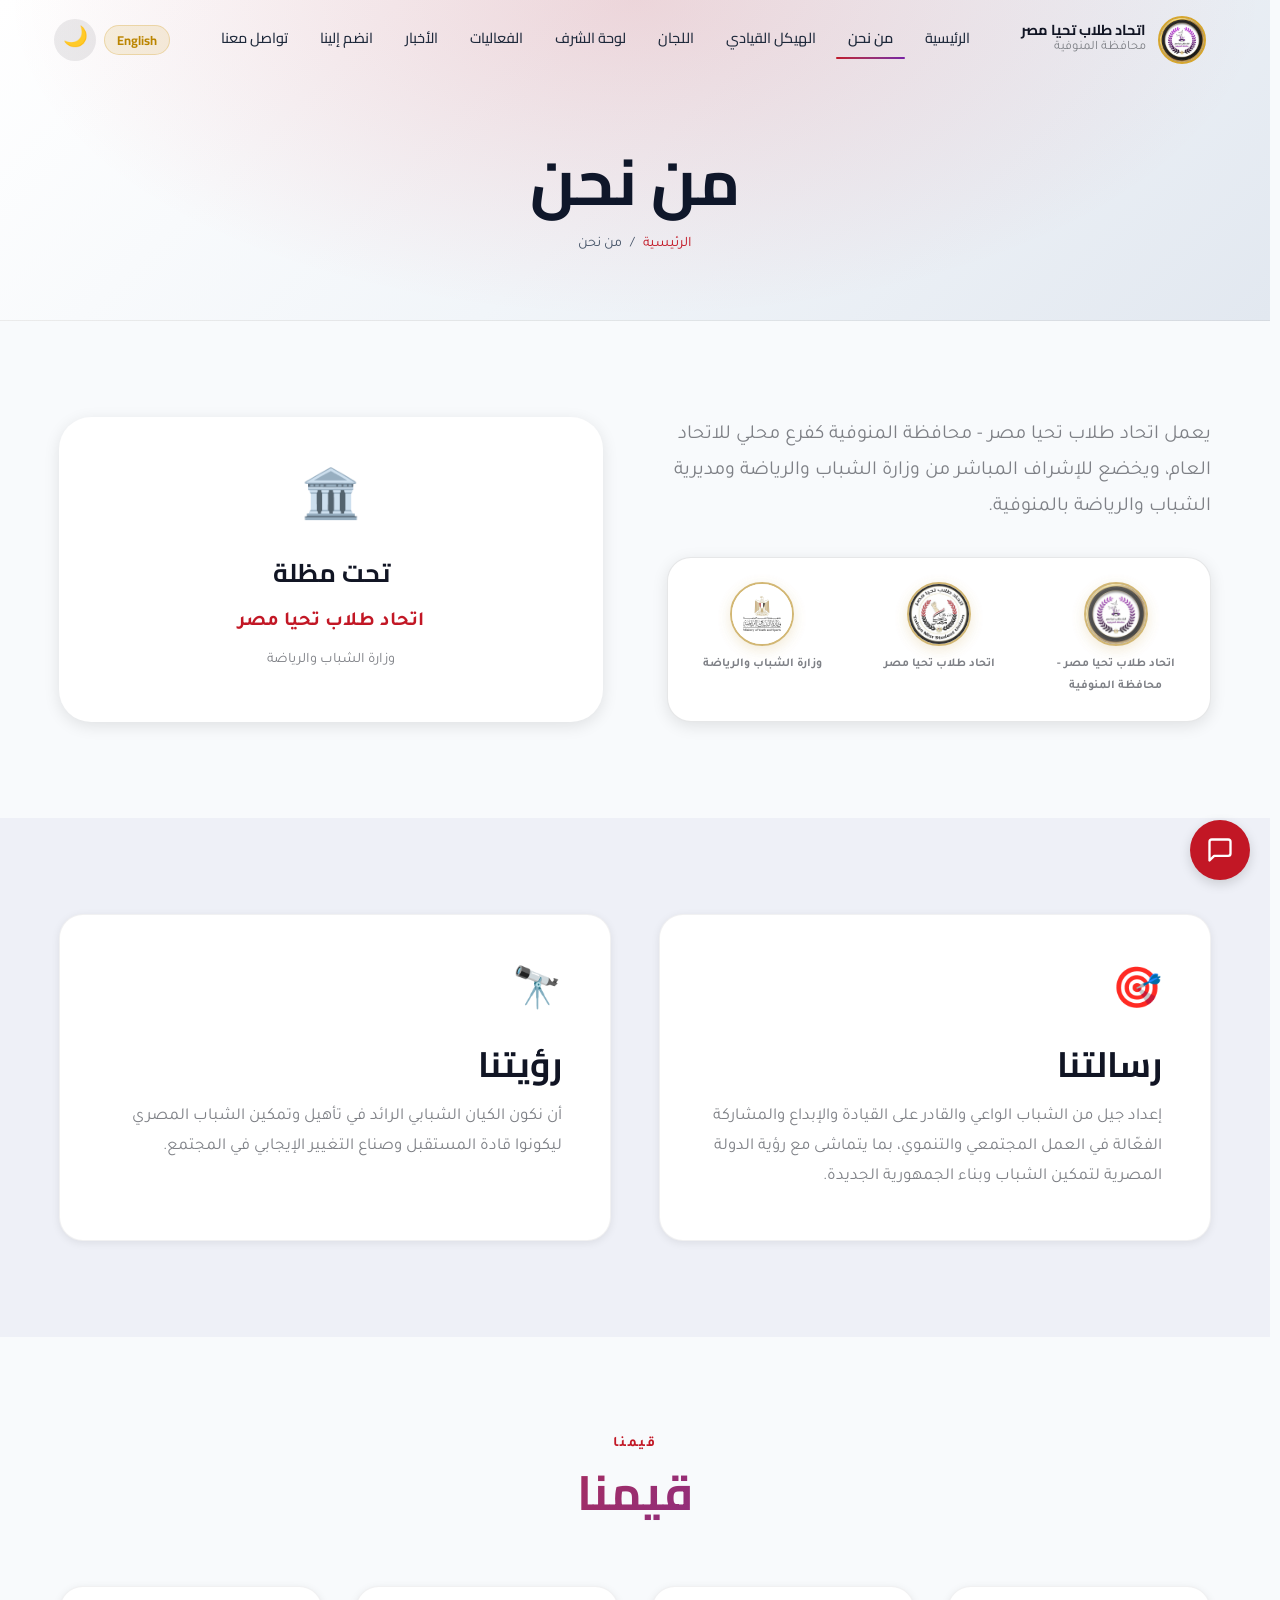
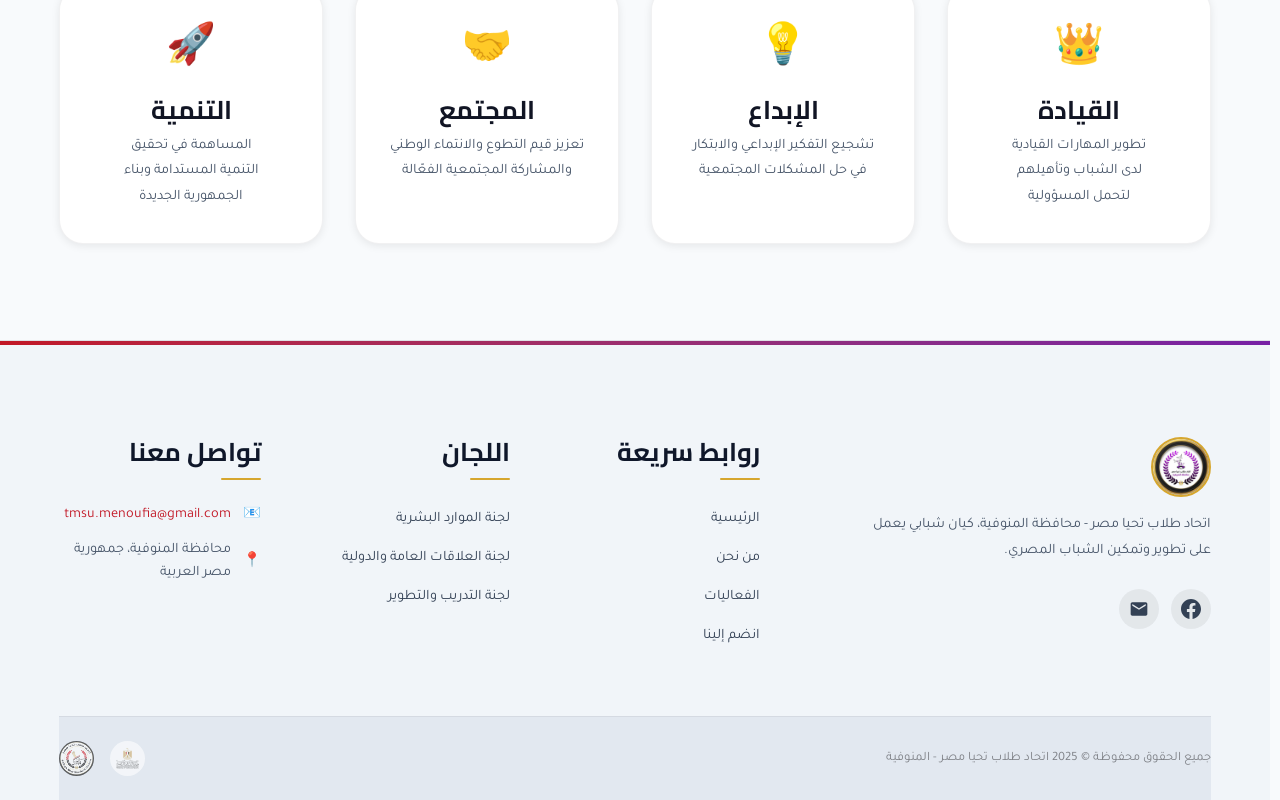
<file: about.html>
<!DOCTYPE html>
<html lang="ar" dir="rtl" data-lang="ar" data-theme="light">
<head>
  <meta charset="UTF-8">
  <meta name="viewport" content="width=device-width, initial-scale=1.0">
  <meta name="description" content="تعرف على اتحاد طلاب تحيا مصر - محافظة المنوفية، رسالتنا، رؤيتنا، وقيمنا الأساسية">
  <meta property="og:title" content="من نحن - اتحاد طلاب تحيا مصر المنوفية">
  <meta name="theme-color" content="#1A1A2E">
  <title>من نحن - اتحاد طلاب تحيا مصر المنوفية</title>
  <link rel="preconnect" href="https://fonts.googleapis.com">
  <link rel="preconnect" href="https://fonts.gstatic.com" crossorigin>
  <link rel="stylesheet" href="css/variables.css">
  <link rel="stylesheet" href="css/base.css">
  <link rel="stylesheet" href="css/layout.css">
  <link rel="stylesheet" href="css/components.css">
  <link rel="stylesheet" href="css/animations.css">
  <link rel="icon" type="image/jpeg" href="assets/images/logo-menoufia.jpeg">
  <link rel="stylesheet" href="css/chatbot.css">
</head>
<body>
  <div class="scroll-progress" aria-hidden="true"></div>

  <!-- NAVBAR -->
  <nav class="navbar" id="navbar">
    <div class="container navbar-inner">
      <a href="index.html" class="navbar-brand">
        <img src="assets/images/logo-menoufia.jpeg" alt="TMSU Menoufia">
        <div class="brand-text">
          <span class="brand-name" data-i18n="hero.title">اتحاد طلاب تحيا مصر</span>
          <span class="brand-sub" data-i18n="hero.subtitle">محافظة المنوفية</span>
        </div>
      </a>
      <ul class="nav-links" id="nav-links" role="menubar">
        <li role="none"><a href="index.html" class="nav-link" role="menuitem" data-i18n="nav.home">الرئيسية</a></li>
        <li role="none"><a href="about.html" class="nav-link active" role="menuitem" data-i18n="nav.about">من نحن</a></li>
        <li role="none"><a href="board.html" class="nav-link" role="menuitem" data-i18n="nav.board">الهيكل القيادي</a></li>
        <li role="none"><a href="structure.html" class="nav-link" role="menuitem" data-i18n="nav.structure">اللجان</a></li>
        <li role="none"><a href="honor-board.html" class="nav-link" role="menuitem" data-i18n="nav.honor">لوحة الشرف</a></li>
        <li role="none"><a href="events.html" class="nav-link" role="menuitem" data-i18n="nav.events">الفعاليات</a></li>
        <li role="none"><a href="news.html" class="nav-link" role="menuitem" data-i18n="nav.news">الأخبار</a></li>
        <li role="none"><a href="join.html" class="nav-link" role="menuitem" data-i18n="nav.join">انضم إلينا</a></li>
        <li role="none"><a href="contact.html" class="nav-link" role="menuitem" data-i18n="nav.contact">تواصل معنا</a></li>
      </ul>
      <div class="nav-actions">
        <button class="lang-toggle" data-i18n="lang.switch">English</button>
        <button class="theme-toggle">🌙</button>
        <button class="menu-toggle" id="menu-toggle"><span></span><span></span><span></span></button>
      </div>
      <div class="nav-overlay" id="nav-overlay"></div>
    </div>
  </nav>

  <!-- PAGE HEADER -->
  <header class="page-header">
    <div class="container page-header-content">
      <h1 class="page-title reveal" data-i18n="about.section.title">من نحن</h1>
      <nav class="page-breadcrumb reveal" aria-label="Breadcrumb">
        <a href="index.html" data-i18n="nav.home">الرئيسية</a>
        <span>/</span>
        <span data-i18n="nav.about">من نحن</span>
      </nav>
    </div>
  </header>

  <!-- ABOUT CONTENT -->
  <section class="section">
    <div class="container">
      <div class="grid grid-2" style="align-items: center; gap: var(--sp-3xl);">
        <div class="reveal">
          <p style="font-size: var(--fs-md); color: var(--text-secondary); line-height: var(--lh-relaxed); margin-bottom: var(--sp-xl);" data-i18n="about.parent.desc">
            يعمل اتحاد طلاب تحيا مصر - محافظة المنوفية كفرع محلي للاتحاد العام، ويخضع للإشراف المباشر من وزارة الشباب والرياضة ومديرية الشباب والرياضة بالمنوفية.
          </p>
          <div class="partners-bar">
            <div class="partners-bar-item">
              <img src="assets/images/logo-menoufia.jpeg" alt="اتحاد طلاب تحيا مصر - المنوفية">
              <p data-i18n="about.parent.menoufia">محافظة المنوفية</p>
            </div>
            <div class="partners-bar-item">
              <img src="assets/images/logo-main.jpeg" alt="اتحاد طلاب تحيا مصر">
              <p data-i18n="about.parent.union">اتحاد طلاب تحيا مصر</p>
            </div>
            <div class="partners-bar-item">
              <img src="assets/images/logo-ministry.jpeg" alt="وزارة الشباب والرياضة">
              <p data-i18n="about.parent.ministry">وزارة الشباب والرياضة</p>
            </div>
          </div>
        </div>
        <div class="reveal-left">
          <div style="background: var(--surface-card); border-radius: var(--radius-2xl); padding: var(--sp-2xl); box-shadow: var(--shadow-md);">
            <div class="stat-icon" style="font-size: 3rem; margin-bottom: var(--sp-md); text-align: center;">🏛️</div>
            <h3 style="text-align: center; font-size: var(--fs-lg); margin-bottom: var(--sp-md); color: var(--text-primary);" data-i18n="about.parent.title">تحت مظلة</h3>
            <p style="text-align: center; color: var(--clr-primary); font-weight: var(--fw-bold); font-size: var(--fs-md);" data-i18n="about.parent.union">اتحاد طلاب تحيا مصر</p>
            <p style="text-align: center; color: var(--text-secondary); font-size: var(--fs-sm); margin-top: var(--sp-xs);" data-i18n="about.parent.ministry">وزارة الشباب والرياضة</p>
          </div>
        </div>
      </div>
    </div>
  </section>

  <!-- MISSION & VISION -->
  <section class="section" style="background: color-mix(in oklch, var(--surface-bg) 97%, var(--clr-primary));">
    <div class="container">
      <div class="grid grid-2" style="gap: var(--sp-2xl);">
        <div class="card reveal hover-lift" style="padding: var(--sp-2xl);">
          <div style="font-size: 2.5rem; margin-bottom: var(--sp-md);">🎯</div>
          <h3 style="font-size: var(--fs-xl); margin-bottom: var(--sp-md); color: var(--text-primary);" data-i18n="about.mission.title">رسالتنا</h3>
          <p style="color: var(--text-secondary); line-height: var(--lh-relaxed);" data-i18n="about.mission.text">
            إعداد جيل من الشباب الواعي والقادر على القيادة والإبداع والمشاركة الفعّالة في العمل المجتمعي والتنموي، بما يتماشى مع رؤية الدولة المصرية لتمكين الشباب وبناء الجمهورية الجديدة.
          </p>
        </div>
        <div class="card reveal hover-lift" style="padding: var(--sp-2xl);">
          <div style="font-size: 2.5rem; margin-bottom: var(--sp-md);">🔭</div>
          <h3 style="font-size: var(--fs-xl); margin-bottom: var(--sp-md); color: var(--text-primary);" data-i18n="about.vision.title">رؤيتنا</h3>
          <p style="color: var(--text-secondary); line-height: var(--lh-relaxed);" data-i18n="about.vision.text">
            أن نكون الكيان الشبابي الرائد في تأهيل وتمكين الشباب المصري ليكونوا قادة المستقبل وصناع التغيير الإيجابي في المجتمع.
          </p>
        </div>
      </div>
    </div>
  </section>

  <!-- VALUES -->
  <section class="section">
    <div class="container">
      <div class="section-header reveal">
        <span class="section-subtitle" data-i18n="about.values.title">قيمنا</span>
        <h2 class="section-title" data-i18n="about.values.title">القيم الأساسية</h2>
      </div>

      <div class="grid grid-4 stagger-children">
        <div class="card reveal hover-lift" style="padding: var(--sp-xl); text-align: center;">
          <div style="font-size: 2.5rem; margin-bottom: var(--sp-sm);">👑</div>
          <h4 style="margin-bottom: var(--sp-xs);" data-i18n="about.value.leadership">القيادة</h4>
          <p class="card-text" data-i18n="about.value.leadership.desc">تطوير المهارات القيادية لدى الشباب وتأهيلهم لتحمل المسؤولية</p>
        </div>
        <div class="card reveal hover-lift" style="padding: var(--sp-xl); text-align: center;">
          <div style="font-size: 2.5rem; margin-bottom: var(--sp-sm);">💡</div>
          <h4 style="margin-bottom: var(--sp-xs);" data-i18n="about.value.innovation">الإبداع</h4>
          <p class="card-text" data-i18n="about.value.innovation.desc">تشجيع التفكير الإبداعي والابتكار في حل المشكلات المجتمعية</p>
        </div>
        <div class="card reveal hover-lift" style="padding: var(--sp-xl); text-align: center;">
          <div style="font-size: 2.5rem; margin-bottom: var(--sp-sm);">🤝</div>
          <h4 style="margin-bottom: var(--sp-xs);" data-i18n="about.value.community">المجتمع</h4>
          <p class="card-text" data-i18n="about.value.community.desc">تعزيز قيم التطوع والانتماء الوطني والمشاركة المجتمعية الفعّالة</p>
        </div>
        <div class="card reveal hover-lift" style="padding: var(--sp-xl); text-align: center;">
          <div style="font-size: 2.5rem; margin-bottom: var(--sp-sm);">🚀</div>
          <h4 style="margin-bottom: var(--sp-xs);" data-i18n="about.value.development">التنمية</h4>
          <p class="card-text" data-i18n="about.value.development.desc">المساهمة في تحقيق التنمية المستدامة وبناء الجمهورية الجديدة</p>
        </div>
      </div>
    </div>
  </section>

  <!-- FOOTER (same as index) -->
  <footer class="footer">
    <div class="container">
      <div class="footer-grid">
        <div class="footer-brand reveal">
          <img src="assets/images/logo-menoufia.jpeg" alt="TMSU Menoufia">
          <p data-i18n="footer.about">اتحاد طلاب تحيا مصر - محافظة المنوفية، كيان شبابي يعمل على تطوير وتمكين الشباب المصري.</p>
          <div class="footer-social">
            <a href="https://www.facebook.com/TahyaMasrStudentsUnionMNF/?locale=ar_AR" target="_blank" rel="noopener noreferrer" aria-label="Facebook"><svg width="20" height="20" fill="currentColor" viewBox="0 0 24 24"><path d="M24 12.073c0-6.627-5.373-12-12-12s-12 5.373-12 12c0 5.99 4.388 10.954 10.125 11.854v-8.385H7.078v-3.47h3.047V9.43c0-3.007 1.792-4.669 4.533-4.669 1.312 0 2.686.235 2.686.235v2.953H15.83c-1.491 0-1.956.925-1.956 1.874v2.25h3.328l-.532 3.47h-2.796v8.385C19.612 23.027 24 18.062 24 12.073z"/></svg></a>
            <a href="mailto:tmsu.menoufia@gmail.com" aria-label="Email"><svg width="20" height="20" fill="currentColor" viewBox="0 0 24 24"><path d="M20 4H4c-1.1 0-2 .9-2 2v12c0 1.1.9 2 2 2h16c1.1 0 2-.9 2-2V6c0-1.1-.9-2-2-2zm0 4l-8 5-8-5V6l8 5 8-5v2z"/></svg></a>
          </div>
        </div>
        <div class="reveal">
          <h4 class="footer-heading" data-i18n="footer.links">روابط سريعة</h4>
          <div class="footer-links">
            <a href="index.html" data-i18n="nav.home">الرئيسية</a>
            <a href="about.html" data-i18n="nav.about">من نحن</a>
            <a href="events.html" data-i18n="nav.events">الفعاليات</a>
            <a href="join.html" data-i18n="nav.join">انضم إلينا</a>
          </div>
        </div>
        <div class="reveal">
          <h4 class="footer-heading" data-i18n="footer.committees">اللجان</h4>
          <div class="footer-links">
            <a href="structure.html" data-i18n="committee.hr.name">لجنة الموارد البشرية</a>
            <a href="structure.html" data-i18n="committee.pr.name">العلاقات العامة</a>
            <a href="structure.html" data-i18n="committee.training.name">التدريب والتطوير</a>
          </div>
        </div>
        <div class="reveal">
          <h4 class="footer-heading" data-i18n="footer.contact">تواصل معنا</h4>
          <div class="footer-contact-item"><span class="contact-icon">📧</span><a href="mailto:tmsu.menoufia@gmail.com">tmsu.menoufia@gmail.com</a></div>
          <div class="footer-contact-item"><span class="contact-icon">📍</span><span data-i18n="contact.address.value">محافظة المنوفية، مصر</span></div>
        </div>
      </div>
      <div class="footer-bottom">
        <p data-i18n="footer.copyright">جميع الحقوق محفوظة © 2025 اتحاد طلاب تحيا مصر - المنوفية</p>
        <div class="footer-partner-logos">
          <img src="assets/images/logo-ministry.jpeg" alt="Ministry"><img src="assets/images/logo-main.jpeg" alt="TMSU">
        </div>
      </div>
    </div>
  </footer>

  <button class="back-to-top" id="back-to-top">↑</button>
  <script src="js/i18n.js"></script>
  <script src="js/main.js"></script>
  <script src="js/animations.js"></script>
  <script src="js/chatbot.js"></script>
</body>
</html>
</file>
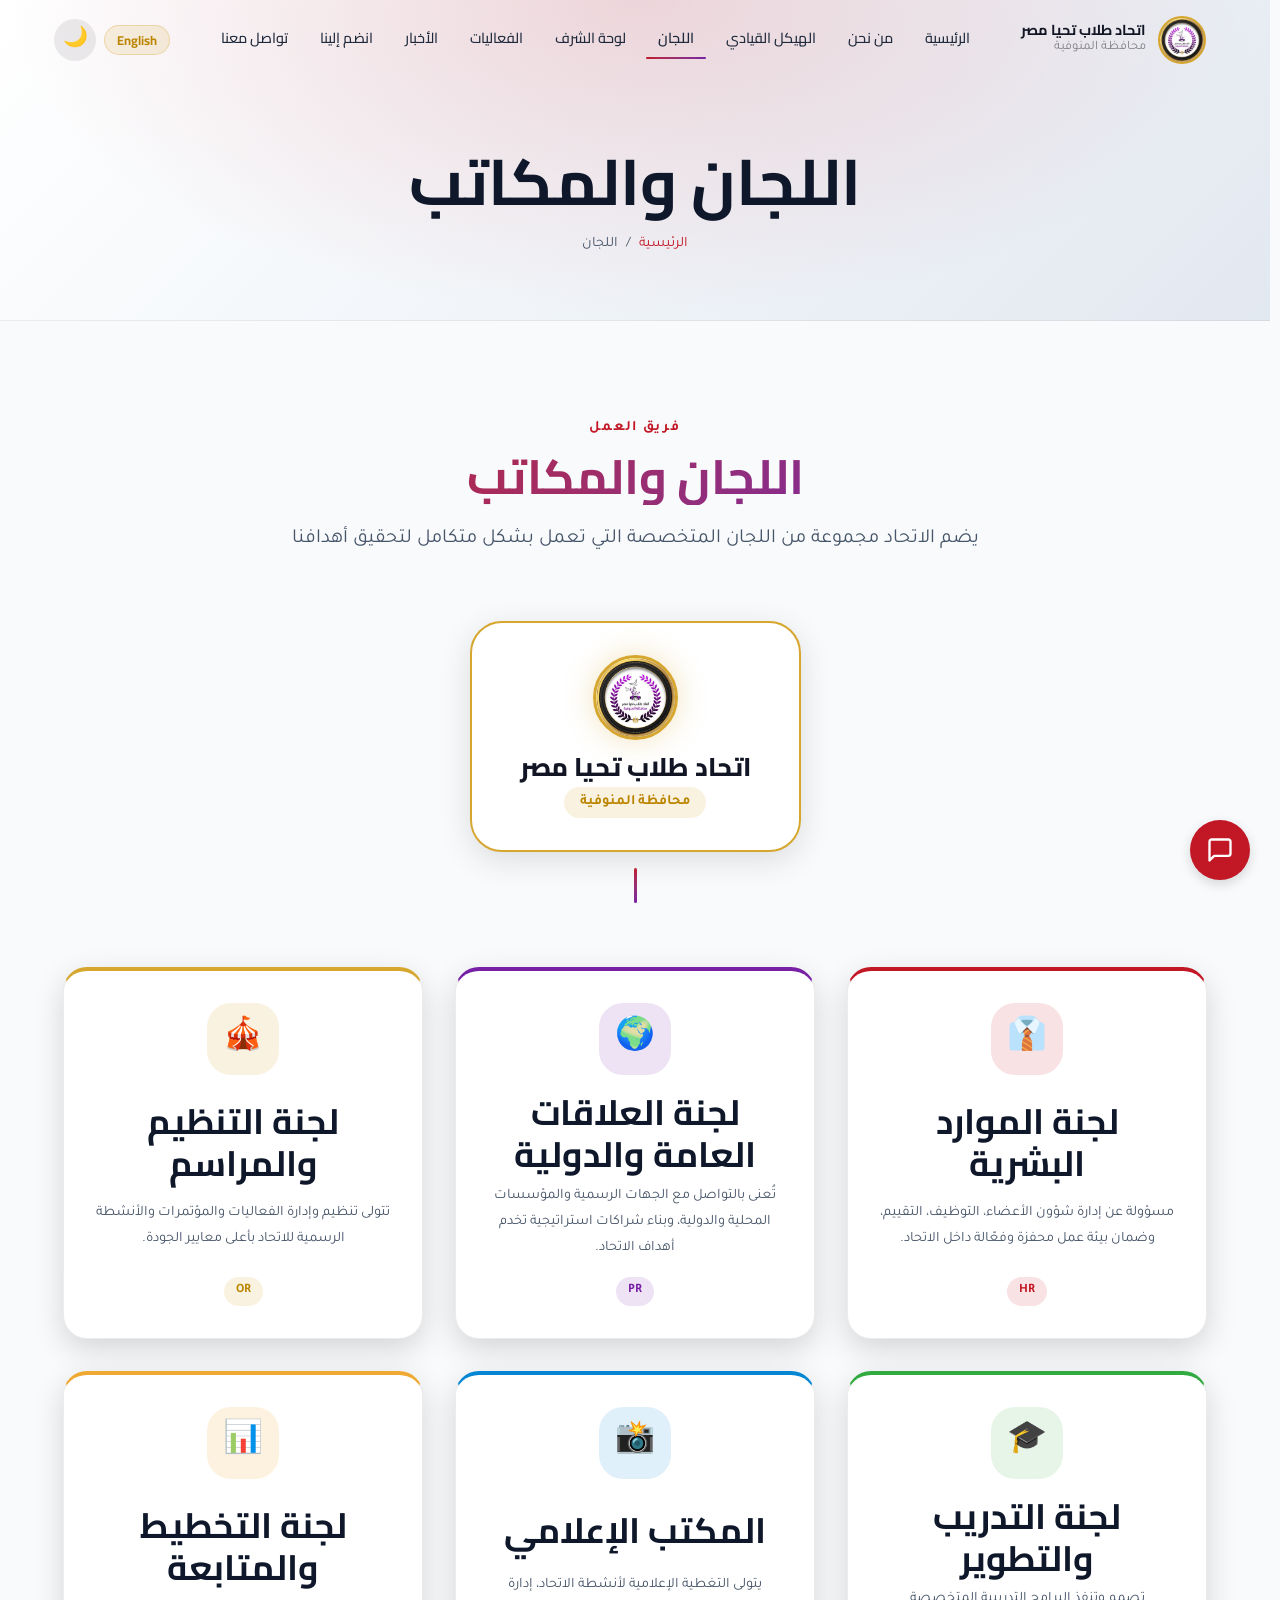
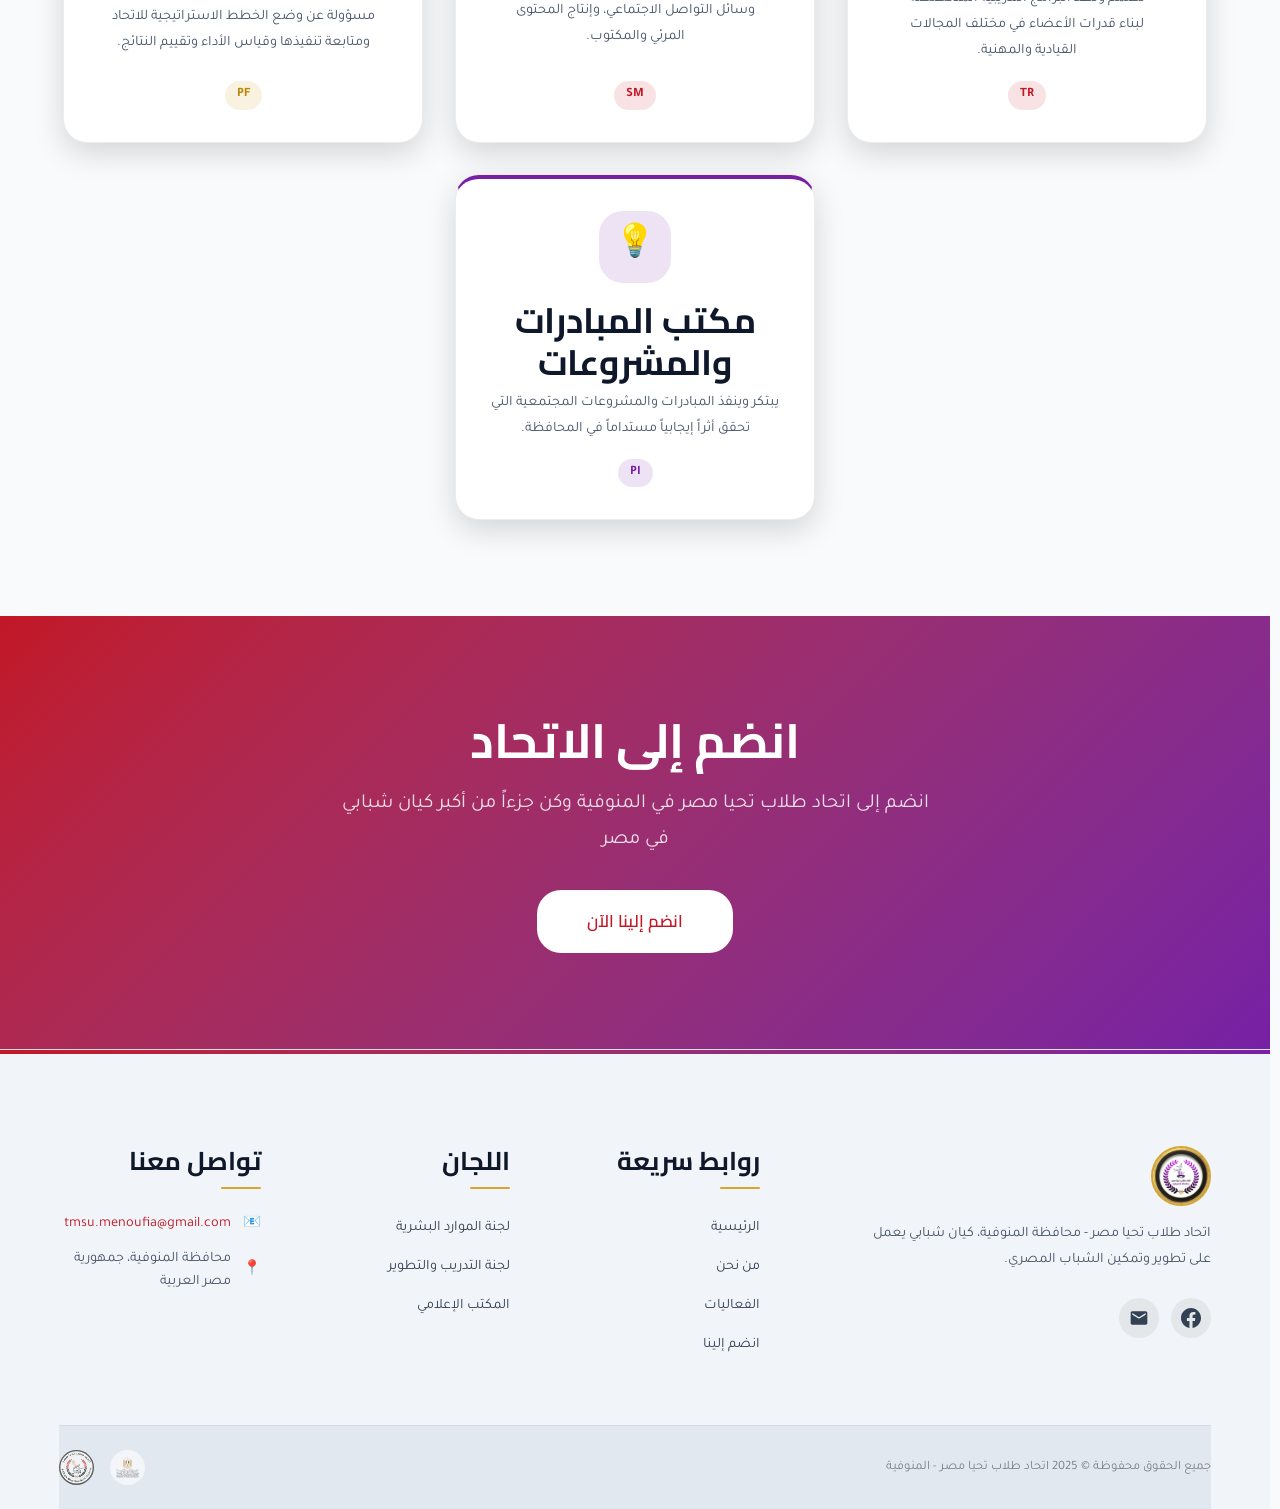
<file: structure.html>
<!DOCTYPE html>
<html lang="ar" dir="rtl" data-lang="ar" data-theme="light">
<head>
  <meta charset="UTF-8">
  <meta name="viewport" content="width=device-width, initial-scale=1.0">
  <meta name="description" content="الهيكل التنظيمي لاتحاد طلاب تحيا مصر - المنوفية: اللجان والمكاتب المتخصصة">
  <meta name="theme-color" content="#1A1A2E">
  <title>الهيكل التنظيمي - اتحاد طلاب تحيا مصر المنوفية</title>
  <link rel="preconnect" href="https://fonts.googleapis.com">
  <link rel="preconnect" href="https://fonts.gstatic.com" crossorigin>
  <link rel="stylesheet" href="css/variables.css">
  <link rel="stylesheet" href="css/base.css">
  <link rel="stylesheet" href="css/layout.css">
  <link rel="stylesheet" href="css/components.css">
  <link rel="stylesheet" href="css/animations.css">
  <link rel="icon" type="image/jpeg" href="assets/images/logo-menoufia.jpeg">
  <link rel="stylesheet" href="css/chatbot.css">
</head>
<body>
  <div class="scroll-progress" aria-hidden="true"></div>

  <!-- NAVBAR -->
  <nav class="navbar" id="navbar">
    <div class="container navbar-inner">
      <a href="index.html" class="navbar-brand">
        <img src="assets/images/logo-menoufia.jpeg" alt="TMSU Menoufia">
        <div class="brand-text">
          <span class="brand-name" data-i18n="hero.title">اتحاد طلاب تحيا مصر</span>
          <span class="brand-sub" data-i18n="hero.subtitle">محافظة المنوفية</span>
        </div>
      </a>
      <ul class="nav-links" id="nav-links" role="menubar">
        <li role="none"><a href="index.html" class="nav-link" role="menuitem" data-i18n="nav.home">الرئيسية</a></li>
        <li role="none"><a href="about.html" class="nav-link" role="menuitem" data-i18n="nav.about">من نحن</a></li>
        <li role="none"><a href="board.html" class="nav-link" role="menuitem" data-i18n="nav.board">الهيكل القيادي</a></li>
        <li role="none"><a href="structure.html" class="nav-link active" role="menuitem" data-i18n="nav.structure">اللجان</a></li>
        <li role="none"><a href="honor-board.html" class="nav-link" role="menuitem" data-i18n="nav.honor">لوحة الشرف</a></li>
        <li role="none"><a href="events.html" class="nav-link" role="menuitem" data-i18n="nav.events">الفعاليات</a></li>
        <li role="none"><a href="news.html" class="nav-link" role="menuitem" data-i18n="nav.news">الأخبار</a></li>
        <li role="none"><a href="join.html" class="nav-link" role="menuitem" data-i18n="nav.join">انضم إلينا</a></li>
        <li role="none"><a href="contact.html" class="nav-link" role="menuitem" data-i18n="nav.contact">تواصل معنا</a></li>
      </ul>
      <div class="nav-actions">
        <button class="lang-toggle" data-i18n="lang.switch">English</button>
        <button class="theme-toggle">🌙</button>
        <button class="menu-toggle" id="menu-toggle"><span></span><span></span><span></span></button>
      </div>
      <div class="nav-overlay" id="nav-overlay"></div>
    </div>
  </nav>

  <!-- PAGE HEADER -->
  <header class="page-header">
    <div class="container page-header-content">
      <h1 class="page-title reveal" data-i18n="committees.title">اللجان والمكاتب</h1>
      <nav class="page-breadcrumb reveal">
        <a href="index.html" data-i18n="nav.home">الرئيسية</a>
        <span>/</span>
        <span data-i18n="nav.structure">اللجان</span>
      </nav>
    </div>
  </header>

  <!-- INTRO -->
  <section class="section">
    <div class="container">
      <div class="section-header reveal">
        <span class="section-subtitle" data-i18n="committees.subtitle">فريق العمل</span>
        <h2 class="section-title" data-i18n="committees.title">اللجان والمكاتب</h2>
        <p class="section-desc" data-i18n="committees.desc">يضم الاتحاد مجموعة من اللجان المتخصصة التي تعمل بشكل متكامل لتحقيق أهدافنا</p>
      </div>

      <!-- Org Chart Visual -->
      <div class="reveal" style="text-align: center; margin-bottom: var(--sp-3xl);">
        <div style="display: inline-flex; flex-direction: column; align-items: center; gap: var(--sp-md);">
          <div style="background: var(--surface-card); border: 2px solid var(--clr-accent); border-radius: var(--radius-2xl); padding: var(--sp-xl) var(--sp-2xl); box-shadow: var(--shadow-lg); display: flex; flex-direction: column; align-items: center; gap: var(--sp-sm); max-width: 420px; width: 100%;">
            <img src="assets/images/logo-menoufia.jpeg" alt="اتحاد طلاب تحيا مصر - المنوفية" style="width: 85px; height: 85px; border-radius: var(--radius-full); border: 3px solid var(--clr-accent); box-shadow: var(--shadow-glow-accent); object-fit: cover;">
            <div>
              <h3 style="font-size: var(--fs-lg); font-weight: var(--fw-extrabold); color: var(--text-primary); margin-bottom: 4px;" data-i18n="hero.title">اتحاد طلاب تحيا مصر</h3>
              <span class="badge badge--accent" style="font-size: var(--fs-sm); padding: 4px 16px;" data-i18n="hero.subtitle">محافظة المنوفية</span>
            </div>
          </div>
          <div style="width: 3px; height: 35px; background: var(--gradient-primary); border-radius: var(--radius-full);"></div>
        </div>
      </div>

      <!-- Committees Grid -->
      <div class="committees-grid" style="gap: var(--sp-xl);">
        <!-- HR -->
        <div class="card card--committee reveal hover-lift hover-glow" style="border-top: 4px solid var(--clr-primary);">
          <div class="committee-icon" style="background: color-mix(in oklch, var(--clr-primary) 12%, transparent);">👔</div>
          <h3 class="committee-name" data-i18n="committee.hr.name">لجنة الموارد البشرية</h3>
          <p class="committee-desc" data-i18n="committee.hr.desc">مسؤولة عن إدارة شؤون الأعضاء، التوظيف، التقييم، وضمان بيئة عمل محفزة وفعّالة داخل الاتحاد.</p>
          <div style="margin-top: var(--sp-md);"><span class="badge badge--primary">HR</span></div>
        </div>

        <!-- PR & International Relations -->
        <div class="card card--committee reveal hover-lift hover-glow" style="border-top: 4px solid var(--clr-secondary);">
          <div class="committee-icon" style="background: color-mix(in oklch, var(--clr-secondary) 12%, transparent);">🌍</div>
          <h3 class="committee-name" data-i18n="committee.pr.name">لجنة العلاقات العامة والدولية</h3>
          <p class="committee-desc" data-i18n="committee.pr.desc">تُعنى بالتواصل مع الجهات الرسمية والمؤسسات المحلية والدولية، وبناء شراكات استراتيجية تخدم أهداف الاتحاد.</p>
          <div style="margin-top: var(--sp-md);"><span class="badge badge--secondary">PR</span></div>
        </div>

        <!-- Organization & Ceremonies -->
        <div class="card card--committee reveal hover-lift hover-glow" style="border-top: 4px solid var(--clr-accent);">
          <div class="committee-icon" style="background: color-mix(in oklch, var(--clr-accent) 15%, transparent);">🎪</div>
          <h3 class="committee-name" data-i18n="committee.org.name">لجنة التنظيم والمراسم</h3>
          <p class="committee-desc" data-i18n="committee.org.desc">تتولى تنظيم وإدارة الفعاليات والمؤتمرات والأنشطة الرسمية للاتحاد بأعلى معايير الجودة.</p>
          <div style="margin-top: var(--sp-md);"><span class="badge badge--accent">OR</span></div>
        </div>

        <!-- Training & Development -->
        <div class="card card--committee bento-item--wide reveal hover-lift hover-glow" style="border-top: 4px solid var(--clr-success);">
          <div class="committee-icon" style="background: color-mix(in oklch, var(--clr-success) 12%, transparent);">🎓</div>
          <h3 class="committee-name" data-i18n="committee.training.name">لجنة التدريب والتطوير</h3>
          <p class="committee-desc" data-i18n="committee.training.desc">تصمم وتنفذ البرامج التدريبية المتخصصة لبناء قدرات الأعضاء في مختلف المجالات القيادية والمهنية.</p>
          <div style="margin-top: var(--sp-md);"><span class="badge badge--primary">TR</span></div>
        </div>

        <!-- Media Office -->
        <div class="card card--committee reveal hover-lift hover-glow" style="border-top: 4px solid var(--clr-info);">
          <div class="committee-icon" style="background: color-mix(in oklch, var(--clr-info) 12%, transparent);">📸</div>
          <h3 class="committee-name" data-i18n="committee.media.name">المكتب الإعلامي</h3>
          <p class="committee-desc" data-i18n="committee.media.desc">يتولى التغطية الإعلامية لأنشطة الاتحاد، إدارة وسائل التواصل الاجتماعي، وإنتاج المحتوى المرئي والمكتوب.</p>
          <div style="margin-top: var(--sp-md);"><span class="badge badge--primary">SM</span></div>
        </div>

        <!-- Planning & Follow-up -->
        <div class="card card--committee reveal hover-lift hover-glow" style="border-top: 4px solid var(--clr-warning);">
          <div class="committee-icon" style="background: color-mix(in oklch, var(--clr-warning) 15%, transparent);">📊</div>
          <h3 class="committee-name" data-i18n="committee.planning.name">لجنة التخطيط والمتابعة</h3>
          <p class="committee-desc" data-i18n="committee.planning.desc">مسؤولة عن وضع الخطط الاستراتيجية للاتحاد ومتابعة تنفيذها وقياس الأداء وتقييم النتائج.</p>
          <div style="margin-top: var(--sp-md);"><span class="badge badge--accent">PF</span></div>
        </div>

        <!-- Initiatives & Projects -->
        <div class="card card--committee bento-item--wide reveal hover-lift hover-glow" style="border-top: 4px solid var(--clr-secondary);">
          <div class="committee-icon" style="background: color-mix(in oklch, var(--clr-secondary) 12%, transparent);">💡</div>
          <h3 class="committee-name" data-i18n="committee.initiatives.name">مكتب المبادرات والمشروعات</h3>
          <p class="committee-desc" data-i18n="committee.initiatives.desc">يبتكر وينفذ المبادرات والمشروعات المجتمعية التي تحقق أثراً إيجابياً مستداماً في المحافظة.</p>
          <div style="margin-top: var(--sp-md);"><span class="badge badge--secondary">PI</span></div>
        </div>
      </div>
    </div>
  </section>

  <!-- CTA -->
  <section class="section" style="background: var(--gradient-primary); text-align: center;">
    <div class="container reveal">
      <h2 style="font-size: var(--fs-2xl); color: white; margin-bottom: var(--sp-md);" data-i18n="join.title">انضم إلى الاتحاد</h2>
      <p style="color: rgba(255,255,255,0.85); font-size: var(--fs-md); margin-bottom: var(--sp-xl); max-width: 600px; margin-inline: auto; line-height: var(--lh-relaxed);" data-i18n="join.desc">انضم إلى اتحاد طلاب تحيا مصر في المنوفية وكن جزءاً من أكبر كيان شبابي في مصر</p>
      <a href="join.html" class="btn btn--lg ripple-effect" style="background: white; color: var(--clr-primary);" data-i18n="hero.join">انضم إلينا الآن</a>
    </div>
  </section>

  <!-- FOOTER -->
  <footer class="footer">
    <div class="container">
      <div class="footer-grid">
        <div class="footer-brand"><img src="assets/images/logo-menoufia.jpeg" alt="TMSU"><p data-i18n="footer.about">اتحاد طلاب تحيا مصر - محافظة المنوفية</p><div class="footer-social"><a href="https://www.facebook.com/TahyaMasrStudentsUnionMNF/?locale=ar_AR" target="_blank" rel="noopener noreferrer"><svg width="20" height="20" fill="currentColor" viewBox="0 0 24 24"><path d="M24 12.073c0-6.627-5.373-12-12-12s-12 5.373-12 12c0 5.99 4.388 10.954 10.125 11.854v-8.385H7.078v-3.47h3.047V9.43c0-3.007 1.792-4.669 4.533-4.669 1.312 0 2.686.235 2.686.235v2.953H15.83c-1.491 0-1.956.925-1.956 1.874v2.25h3.328l-.532 3.47h-2.796v8.385C19.612 23.027 24 18.062 24 12.073z"/></svg></a><a href="mailto:tmsu.menoufia@gmail.com"><svg width="20" height="20" fill="currentColor" viewBox="0 0 24 24"><path d="M20 4H4c-1.1 0-2 .9-2 2v12c0 1.1.9 2 2 2h16c1.1 0 2-.9 2-2V6c0-1.1-.9-2-2-2zm0 4l-8 5-8-5V6l8 5 8-5v2z"/></svg></a></div></div>
        <div><h4 class="footer-heading" data-i18n="footer.links">روابط سريعة</h4><div class="footer-links"><a href="index.html" data-i18n="nav.home">الرئيسية</a><a href="about.html" data-i18n="nav.about">من نحن</a><a href="events.html" data-i18n="nav.events">الفعاليات</a><a href="join.html" data-i18n="nav.join">انضم إلينا</a></div></div>
        <div><h4 class="footer-heading" data-i18n="footer.committees">اللجان</h4><div class="footer-links"><a href="structure.html" data-i18n="committee.hr.name">الموارد البشرية</a><a href="structure.html" data-i18n="committee.training.name">التدريب والتطوير</a><a href="structure.html" data-i18n="committee.media.name">المكتب الإعلامي</a></div></div>
        <div><h4 class="footer-heading" data-i18n="footer.contact">تواصل معنا</h4><div class="footer-contact-item"><span class="contact-icon">📧</span><a href="mailto:tmsu.menoufia@gmail.com">tmsu.menoufia@gmail.com</a></div><div class="footer-contact-item"><span class="contact-icon">📍</span><span data-i18n="contact.address.value">محافظة المنوفية</span></div></div>
      </div>
      <div class="footer-bottom"><p data-i18n="footer.copyright">جميع الحقوق محفوظة © 2025</p><div class="footer-partner-logos"><img src="assets/images/logo-ministry.jpeg" alt="Ministry"><img src="assets/images/logo-main.jpeg" alt="TMSU"></div></div>
    </div>
  </footer>

  <button class="back-to-top" id="back-to-top">↑</button>
  <script src="js/i18n.js"></script>
  <script src="js/main.js"></script>
  <script src="js/animations.js"></script>
  <script src="js/chatbot.js"></script>
</body>
</html>
</file>
<file: css/variables.css>
/* ============================================================
   TMSU Menoufia — Design Tokens
   Latest CSS: @property, oklch(), color-mix(), CSS Nesting
   ============================================================ */

/* --- Typed Custom Properties via @property --- */
@property --gradient-angle {
  syntax: "<angle>";
  initial-value: 0deg;
  inherits: false;
}

@property --hero-opacity {
  syntax: "<number>";
  initial-value: 0;
  inherits: false;
}

@property --counter-value {
  syntax: "<integer>";
  initial-value: 0;
  inherits: true;
}

/* --- Color Palette (oklch for perceptual uniformity) --- */
:root {
  /* === Primary Colors === */
  --clr-primary: oklch(0.52 0.2 25);           /* Deep Red #C41E3A */
  --clr-primary-light: oklch(0.62 0.18 25);
  --clr-primary-dark: oklch(0.42 0.22 25);

  /* === Secondary Colors (Menoufia Purple) === */
  --clr-secondary: oklch(0.45 0.2 310);        /* Purple #7B2D8E */
  --clr-secondary-light: oklch(0.55 0.18 310);
  --clr-secondary-dark: oklch(0.35 0.22 310);

  /* === Accent Colors (Gold) === */
  --clr-accent: oklch(0.75 0.14 85);           /* Gold #D4A853 */
  --clr-accent-light: oklch(0.82 0.12 85);
  --clr-accent-dark: oklch(0.65 0.16 85);

  /* === Neutral Colors === */
  --clr-dark: oklch(0.2 0.03 270);             /* Near-black #1A1A2E */
  --clr-dark-2: oklch(0.25 0.025 270);
  --clr-dark-3: oklch(0.3 0.02 270);
  --clr-gray: oklch(0.6 0.01 270);
  --clr-gray-light: oklch(0.85 0.005 270);
  --clr-light: oklch(0.97 0.003 270);          /* Off-white #F5F5F7 */
  --clr-white: oklch(1 0 0);                   /* Pure white */

  /* === Semantic Colors === */
  --clr-success: oklch(0.65 0.18 145);
  --clr-warning: oklch(0.78 0.15 75);
  --clr-error: oklch(0.58 0.22 25);
  --clr-info: oklch(0.6 0.15 245);

  /* === Surface Colors (Light Theme) === */
  --surface-bg: var(--clr-light);
  --surface-card: var(--clr-white);
  --surface-nav: oklch(1 0 0 / 0.85);
  --surface-footer: var(--clr-dark);
  --surface-overlay: oklch(0 0 0 / 0.5);

  /* === Text Colors === */
  --text-primary: var(--clr-dark);
  --text-secondary: var(--clr-gray);
  --text-inverse: var(--clr-white);
  --text-accent: var(--clr-accent-dark);
  --text-link: var(--clr-primary);

  /* === Gradients === */
  --gradient-primary: linear-gradient(135deg, var(--clr-primary), var(--clr-secondary));
  --gradient-accent: linear-gradient(135deg, var(--clr-accent-dark), var(--clr-accent-light));
  --gradient-dark: linear-gradient(135deg, var(--clr-dark), var(--clr-dark-2));
  --gradient-hero: linear-gradient(
    var(--gradient-angle),
    oklch(0.2 0.03 270) 0%,
    oklch(0.25 0.08 310) 30%,
    oklch(0.22 0.1 25) 60%,
    oklch(0.2 0.03 270) 100%
  );
  --gradient-glass: linear-gradient(
    135deg,
    oklch(1 0 0 / 0.1),
    oklch(1 0 0 / 0.05)
  );

  /* === Typography === */
  --ff-heading: 'Cairo', 'Segoe UI', sans-serif;
  --ff-body: 'Tajawal', 'Segoe UI', sans-serif;
  --ff-english: 'Inter', 'Segoe UI', sans-serif;
  --ff-mono: 'JetBrains Mono', 'Courier New', monospace;

  --fs-xs: clamp(0.7rem, 0.65rem + 0.25vw, 0.8rem);
  --fs-sm: clamp(0.8rem, 0.75rem + 0.3vw, 0.9rem);
  --fs-base: clamp(0.95rem, 0.9rem + 0.3vw, 1.05rem);
  --fs-md: clamp(1.05rem, 0.95rem + 0.5vw, 1.25rem);
  --fs-lg: clamp(1.25rem, 1.1rem + 0.75vw, 1.6rem);
  --fs-xl: clamp(1.5rem, 1.2rem + 1.5vw, 2.2rem);
  --fs-2xl: clamp(2rem, 1.5rem + 2.5vw, 3rem);
  --fs-3xl: clamp(2.5rem, 1.8rem + 3.5vw, 4rem);
  --fs-hero: clamp(2.8rem, 2rem + 4vw, 5rem);

  --fw-regular: 400;
  --fw-medium: 500;
  --fw-semibold: 600;
  --fw-bold: 700;
  --fw-extrabold: 800;

  --lh-tight: 1.2;
  --lh-snug: 1.375;
  --lh-normal: 1.6;
  --lh-relaxed: 1.8;

  /* === Spacing Scale === */
  --sp-2xs: 0.25rem;
  --sp-xs: 0.5rem;
  --sp-sm: 0.75rem;
  --sp-md: 1rem;
  --sp-lg: 1.5rem;
  --sp-xl: 2rem;
  --sp-2xl: 3rem;
  --sp-3xl: 4rem;
  --sp-4xl: 6rem;
  --sp-5xl: 8rem;

  /* === Border Radius === */
  --radius-sm: 0.375rem;
  --radius-md: 0.625rem;
  --radius-lg: 1rem;
  --radius-xl: 1.5rem;
  --radius-2xl: 2rem;
  --radius-full: 9999px;

  /* === Shadows === */
  --shadow-xs: 0 1px 2px oklch(0 0 0 / 0.05);
  --shadow-sm: 0 2px 8px oklch(0 0 0 / 0.08);
  --shadow-md: 0 4px 16px oklch(0 0 0 / 0.1);
  --shadow-lg: 0 8px 32px oklch(0 0 0 / 0.12);
  --shadow-xl: 0 16px 48px oklch(0 0 0 / 0.15);
  --shadow-glow-primary: 0 0 30px oklch(0.52 0.2 25 / 0.3);
  --shadow-glow-accent: 0 0 30px oklch(0.75 0.14 85 / 0.3);
  --shadow-glow-secondary: 0 0 30px oklch(0.45 0.2 310 / 0.3);

  /* === Glass Effect === */
  --glass-bg: oklch(1 0 0 / 0.08);
  --glass-border: oklch(1 0 0 / 0.15);
  --glass-blur: 20px;

  /* === Transitions === */
  --ease-out: cubic-bezier(0.16, 1, 0.3, 1);
  --ease-in-out: cubic-bezier(0.65, 0, 0.35, 1);
  --ease-spring: cubic-bezier(0.34, 1.56, 0.64, 1);
  --ease-bounce: cubic-bezier(0.68, -0.55, 0.265, 1.55);

  --duration-fast: 150ms;
  --duration-normal: 300ms;
  --duration-slow: 500ms;
  --duration-slower: 800ms;

  --gradient-heading: linear-gradient(135deg, var(--clr-primary), var(--clr-secondary));
  --clr-subtitle: var(--clr-primary);

  /* === Z-Index Scale === */
  --z-dropdown: 100;
  --z-sticky: 200;
  --z-overlay: 300;
  --z-modal: 400;
  --z-toast: 500;
  --z-tooltip: 600;

  /* === Container Widths === */
  --container-sm: 640px;
  --container-md: 768px;
  --container-lg: 1024px;
  --container-xl: 1200px;
  --container-2xl: 1400px;
}

/* === Dark Theme Override === */
[data-theme="dark"] {
  --surface-bg: var(--clr-dark);
  --surface-card: var(--clr-dark-2);
  --surface-nav: oklch(0.2 0.03 270 / 0.95);
  --text-primary: #FFFFFF;
  --text-secondary: oklch(0.85 0 0);
  --text-link: var(--clr-accent);
  --clr-subtitle: var(--clr-accent);
  --gradient-heading: linear-gradient(135deg, #FFFFFF 40%, var(--clr-accent-light));

  --glass-bg: oklch(0 0 0 / 0.25);
  --glass-border: oklch(1 0 0 / 0.12);

  --shadow-xs: 0 1px 2px oklch(0 0 0 / 0.2);
  --shadow-sm: 0 2px 8px oklch(0 0 0 / 0.25);
  --shadow-md: 0 4px 16px oklch(0 0 0 / 0.3);
  --shadow-lg: 0 8px 32px oklch(0 0 0 / 0.35);
  --shadow-xl: 0 16px 48px oklch(0 0 0 / 0.4);
}
</file>
<file: css/base.css>
/* ============================================================
   TMSU Menoufia — Base Styles
   Reset, Typography, RTL, Scrollbar, Global Elements
   ============================================================ */

@import url('https://fonts.googleapis.com/css2?family=Cairo:wght@400;500;600;700;800&family=Tajawal:wght@300;400;500;700&family=Inter:wght@300;400;500;600;700&display=swap');

/* --- Modern CSS Reset --- */
@layer reset {
  *,
  *::before,
  *::after {
    box-sizing: border-box;
    margin: 0;
    padding: 0;
  }

  html {
    scroll-behavior: smooth;
    -webkit-text-size-adjust: 100%;
    text-size-adjust: 100%;
    scrollbar-gutter: stable;
    hanging-punctuation: first last;
  }

  body {
    min-height: 100dvh;
    line-height: var(--lh-normal);
    -webkit-font-smoothing: antialiased;
    -moz-osx-font-smoothing: grayscale;
    text-rendering: optimizeLegibility;
  }

  img,
  picture,
  video,
  canvas,
  svg {
    display: block;
    max-width: 100%;
    height: auto;
  }

  input,
  button,
  textarea,
  select {
    font: inherit;
    color: inherit;
  }

  button {
    cursor: pointer;
    border: none;
    background: none;
  }

  a {
    color: inherit;
    text-decoration: none;
  }

  ul,
  ol {
    list-style: none;
  }

  h1, h2, h3, h4, h5, h6 {
    overflow-wrap: break-word;
    text-wrap: balance;
  }

  p {
    overflow-wrap: break-word;
    text-wrap: pretty;
  }

  table {
    border-collapse: collapse;
  }

  dialog {
    padding: 0;
    border: none;
  }

  :focus-visible {
    outline: 2px solid var(--clr-accent);
    outline-offset: 3px;
    border-radius: var(--radius-sm);
  }

  ::selection {
    background: color-mix(in oklch, var(--clr-primary) 30%, transparent);
    color: var(--text-primary);
  }
}

/* --- Global Body Styles --- */
html, body {
  max-width: 100%;
  overflow-x: hidden;
}

body {
  font-family: var(--ff-body);
  font-size: var(--fs-base);
  color: var(--text-primary);
  background-color: var(--surface-bg);
  direction: rtl;
  transition:
    background-color var(--duration-slow) var(--ease-out),
    color var(--duration-slow) var(--ease-out);
}

/* English mode override */
[data-lang="en"] {
  direction: ltr;
}

[data-lang="en"] body {
  direction: ltr;
  font-family: var(--ff-english);
}

/* --- Typography --- */
h1, h2, h3, h4, h5, h6 {
  font-family: var(--ff-heading);
  font-weight: var(--fw-bold);
  line-height: var(--lh-tight);
  color: var(--text-primary);
}

[data-lang="en"] h1,
[data-lang="en"] h2,
[data-lang="en"] h3,
[data-lang="en"] h4,
[data-lang="en"] h5,
[data-lang="en"] h6 {
  font-family: var(--ff-english);
}

h1 { font-size: var(--fs-3xl); }
h2 { font-size: var(--fs-2xl); }
h3 { font-size: var(--fs-xl); }
h4 { font-size: var(--fs-lg); }
h5 { font-size: var(--fs-md); }
h6 { font-size: var(--fs-base); }

p {
  line-height: var(--lh-relaxed);
  color: var(--text-secondary);
}

strong { font-weight: var(--fw-bold); }

small { font-size: var(--fs-sm); }

/* --- Links --- */
a:not([class]) {
  color: var(--text-link);
  text-decoration-skip-ink: auto;
  transition: color var(--duration-fast) var(--ease-out);
}

a:not([class]):hover {
  color: var(--clr-primary-light);
}

/* --- Custom Scrollbar --- */
::-webkit-scrollbar {
  width: 8px;
  height: 8px;
}

::-webkit-scrollbar-track {
  background: var(--surface-bg);
}

::-webkit-scrollbar-thumb {
  background: color-mix(in oklch, var(--clr-gray) 50%, transparent);
  border-radius: var(--radius-full);
  border: 2px solid var(--surface-bg);
}

::-webkit-scrollbar-thumb:hover {
  background: var(--clr-gray);
}

/* Firefox scrollbar */
* {
  scrollbar-width: thin;
  scrollbar-color: color-mix(in oklch, var(--clr-gray) 50%, transparent) transparent;
}

/* --- Reduced Motion --- */
@media (prefers-reduced-motion: reduce) {
  *,
  *::before,
  *::after {
    animation-duration: 0.01ms !important;
    animation-iteration-count: 1 !important;
    transition-duration: 0.01ms !important;
    scroll-behavior: auto !important;
  }
}

/* --- Screen Reader Only --- */
.sr-only {
  position: absolute;
  width: 1px;
  height: 1px;
  padding: 0;
  margin: -1px;
  overflow: hidden;
  clip: rect(0, 0, 0, 0);
  white-space: nowrap;
  border-width: 0;
}

/* --- Content Visibility for Performance --- */
.content-auto {
  content-visibility: auto;
  contain-intrinsic-size: auto 500px;
}
</file>
<file: css/layout.css>
/* ============================================================
   TMSU Menoufia — Layout System
   Container Queries, Responsive Grid, Utilities
   ============================================================ */

@layer layout {
  /* --- Container --- */
  /* --- Container --- */
  .container {
    width: 100%;
    max-width: var(--container-xl);
    margin-inline: auto;
    padding-inline: var(--sp-lg);
    box-sizing: border-box;

    @media (max-width: 640px) {
      padding-inline: var(--sp-md);
    }
  }

  .container--sm { max-width: var(--container-sm); }
  .container--md { max-width: var(--container-md); }
  .container--lg { max-width: var(--container-lg); }
  .container--2xl { max-width: var(--container-2xl); }

  /* --- Section Spacing --- */
  .section {
    padding-block: var(--sp-4xl);

    @media (max-width: 768px) {
      padding-block: var(--sp-2xl);
    }
  }

  .section--sm { padding-block: var(--sp-2xl); }
  .section--lg { padding-block: var(--sp-5xl); }

  /* --- Section Header --- */
  .section-header {
    text-align: center;
    margin-bottom: var(--sp-3xl);
    max-width: 700px;
    margin-inline: auto;

    & .section-subtitle {
      font-size: var(--fs-sm);
      font-weight: var(--fw-bold);
      color: var(--clr-subtitle);
      text-transform: uppercase;
      letter-spacing: 0.12em;
      margin-bottom: var(--sp-xs);
      display: block;
      text-align: center;
    }

    & .section-title {
      font-size: var(--fs-2xl);
      font-weight: var(--fw-extrabold);
      margin-bottom: var(--sp-md);
      background: var(--gradient-heading);
      -webkit-background-clip: text;
      -webkit-text-fill-color: transparent;
      background-clip: text;
      text-align: center;
    }

    & .section-desc {
      font-size: var(--fs-md);
      color: var(--text-secondary);
      line-height: var(--lh-relaxed);
      text-align: center;
    }
  }

  /* --- Flex Utilities --- */
  .flex { display: flex; }
  .flex-col { flex-direction: column; }
  .flex-wrap { flex-wrap: wrap; }
  .items-center { align-items: center; }
  .items-start { align-items: flex-start; }
  .justify-center { justify-content: center; }
  .justify-between { justify-content: space-between; }
  .gap-xs { gap: var(--sp-xs); }
  .gap-sm { gap: var(--sp-sm); }
  .gap-md { gap: var(--sp-md); }
  .gap-lg { gap: var(--sp-lg); }
  .gap-xl { gap: var(--sp-xl); }
  .gap-2xl { gap: var(--sp-2xl); }

  /* --- Grid System --- */
  .grid {
    display: grid;
    gap: var(--sp-xl);
    width: 100%;
    box-sizing: border-box;
  }

  .grid > * {
    width: 100%;
    min-width: 0;
    box-sizing: border-box;
  }

  .grid-2 {
    grid-template-columns: repeat(2, 1fr);

    @media (max-width: 640px) {
      grid-template-columns: 1fr;
    }
  }

  .grid-3 {
    grid-template-columns: repeat(3, 1fr);

    @media (max-width: 900px) {
      grid-template-columns: repeat(2, 1fr);
    }

    @media (max-width: 640px) {
      grid-template-columns: 1fr;
    }
  }

  .grid-4 {
    grid-template-columns: repeat(4, 1fr);

    @media (max-width: 1024px) {
      grid-template-columns: repeat(2, 1fr);
    }

    @media (max-width: 640px) {
      grid-template-columns: 1fr;
    }
  }

  /* --- Bento Grid (Modern Layout) --- */
  .bento-grid {
    display: grid;
    grid-template-columns: repeat(auto-fill, minmax(min(300px, 100%), 1fr));
    gap: var(--sp-lg);

    & .bento-item--wide {
      grid-column: span 2;

      @media (max-width: 640px) {
        grid-column: span 1;
      }
    }

    & .bento-item--tall {
      grid-row: span 2;

      @media (max-width: 640px) {
        grid-row: span 1;
      }
    }
  }

  /* --- Container Query Wrapper --- */
  .cq-container {
    container-type: inline-size;
    container-name: card-container;
  }

  /* --- Responsive Text Alignment --- */
  .text-center { text-align: center; }
  .text-start { text-align: start; }

  /* --- Spacing Utilities --- */
  .mt-sm { margin-top: var(--sp-sm); }
  .mt-md { margin-top: var(--sp-md); }
  .mt-lg { margin-top: var(--sp-lg); }
  .mt-xl { margin-top: var(--sp-xl); }
  .mt-2xl { margin-top: var(--sp-2xl); }
  .mb-sm { margin-bottom: var(--sp-sm); }
  .mb-md { margin-bottom: var(--sp-md); }
  .mb-lg { margin-bottom: var(--sp-lg); }
  .mb-xl { margin-bottom: var(--sp-xl); }
  .mb-2xl { margin-bottom: var(--sp-2xl); }

  /* --- Visibility Utilities --- */
  .hidden { display: none !important; }

  .mobile-only {
    @media (min-width: 769px) {
      display: none !important;
    }
  }

  .desktop-only {
    @media (max-width: 768px) {
      display: none !important;
    }
  }
}
</file>
<file: css/components.css>
/* ============================================================
   TMSU Menoufia — Components
   Navbar, Buttons, Cards, Footer, Forms, Modals, etc.
   ============================================================ */

@layer components {

  /* ==================== NAVBAR ==================== */
  .navbar {
    position: fixed;
    top: 0;
    left: 0;
    right: 0;
    z-index: var(--z-sticky);
    padding: var(--sp-md) 0;
    background: transparent;
    border-bottom: 1px solid transparent;
    transition: all var(--duration-normal) var(--ease-out);

    &.scrolled {
      padding: var(--sp-xs) 0;
      background: var(--surface-nav);
      backdrop-filter: blur(var(--glass-blur));
      -webkit-backdrop-filter: blur(var(--glass-blur));
      border-bottom: 1px solid var(--glass-border);
      box-shadow: var(--shadow-md);
    }

    & .navbar-inner {
      display: flex;
      align-items: center;
      justify-content: space-between;
      gap: var(--sp-lg);
    }

    & .navbar-brand {
      display: flex;
      align-items: center;
      gap: var(--sp-sm);
      flex-shrink: 0;

      & img {
        height: 48px;
        width: 48px;
        border-radius: var(--radius-full);
        object-fit: cover;
        transition: transform var(--duration-normal) var(--ease-spring);
        border: 2px solid var(--clr-accent);
      }

      & img:hover {
        transform: scale(1.08);
      }

      & .brand-text {
        display: flex;
        flex-direction: column;

        & .brand-name {
          font-family: var(--ff-heading);
          font-size: var(--fs-sm);
          font-weight: var(--fw-bold);
          color: var(--text-primary);
          line-height: 1.2;
        }

        & .brand-sub {
          font-size: var(--fs-xs);
          color: var(--text-secondary);
        }
      }
    }

    & .nav-links {
      display: flex;
      align-items: center;
      gap: var(--sp-xs);

      @media (max-width: 1024px) {
        position: fixed;
        top: 0;
        right: 0;
        width: min(320px, 85vw);
        height: 100dvh;
        flex-direction: column;
        justify-content: center;
        gap: var(--sp-md);
        background: var(--surface-card);
        box-shadow: var(--shadow-xl);
        transform: translateX(100%);
        transition: transform var(--duration-slow) var(--ease-out);
        z-index: var(--z-overlay);
        padding: var(--sp-2xl);
      }

      [data-lang="en"] & {
        @media (max-width: 1024px) {
          right: auto;
          left: 0;
          transform: translateX(-100%);
        }
      }

      &.active {
        transform: translateX(0) !important;
      }
    }

    & .nav-link {
      position: relative;
      font-family: var(--ff-heading);
      font-size: var(--fs-sm);
      font-weight: var(--fw-medium);
      color: var(--text-primary);
      padding: var(--sp-xs) var(--sp-sm);
      border-radius: var(--radius-md);
      transition: all var(--duration-fast) var(--ease-out);
      white-space: nowrap;

      &::after {
        content: '';
        position: absolute;
        bottom: 0;
        right: 0;
        width: 0;
        height: 2px;
        background: var(--gradient-primary);
        transition: width var(--duration-normal) var(--ease-out);
        border-radius: var(--radius-full);
      }

      [data-lang="en"] &::after {
        right: auto;
        left: 0;
      }

      &:hover::after,
      &.active::after {
        width: 100%;
      }

      &:hover {
        color: var(--clr-primary);
      }

      &.active {
        color: var(--clr-primary);
        font-weight: var(--fw-semibold);
      }

      @media (max-width: 1024px) {
        font-size: var(--fs-md);
        width: 100%;
        text-align: center;
        padding: var(--sp-sm) var(--sp-md);
      }
    }

    & .nav-actions {
      display: flex;
      align-items: center;
      gap: var(--sp-xs);
      flex-shrink: 0;
    }

    & .nav-overlay {
      display: none;

      @media (max-width: 1024px) {
        display: block;
        position: fixed;
        inset: 0;
        background: var(--surface-overlay);
        opacity: 0;
        visibility: hidden;
        transition: all var(--duration-normal) var(--ease-out);
        z-index: calc(var(--z-overlay) - 1);

        &.active {
          opacity: 1;
          visibility: visible;
        }
      }
    }
  }

  /* --- Mobile Menu Toggle --- */
  .menu-toggle {
    display: none;
    flex-direction: column;
    gap: 5px;
    padding: var(--sp-xs);
    cursor: pointer;
    z-index: calc(var(--z-overlay) + 1);

    @media (max-width: 1024px) {
      display: flex;
    }

    & span {
      display: block;
      width: 24px;
      height: 2.5px;
      background: var(--text-primary);
      border-radius: var(--radius-full);
      transition: all var(--duration-normal) var(--ease-out);
      transform-origin: center;
    }

    &.active {
      & span:nth-child(1) {
        transform: rotate(45deg) translate(5px, 5px);
      }

      & span:nth-child(2) {
        opacity: 0;
        transform: scaleX(0);
      }

      & span:nth-child(3) {
        transform: rotate(-45deg) translate(5px, -5px);
      }
    }
  }

  /* --- Scroll Progress Bar --- */
  .scroll-progress {
    position: fixed;
    top: 0;
    right: 0;
    left: 0;
    height: 3px;
    background: var(--gradient-primary);
    transform-origin: right;
    z-index: calc(var(--z-sticky) + 1);
    scale: 0 1;
  }

  [data-lang="en"] .scroll-progress {
    transform-origin: left;
  }

  /* ==================== BUTTONS ==================== */
  .btn {
    display: inline-flex;
    align-items: center;
    justify-content: center;
    gap: var(--sp-xs);
    font-family: var(--ff-heading);
    font-size: var(--fs-sm);
    font-weight: var(--fw-semibold);
    padding: var(--sp-sm) var(--sp-xl);
    border-radius: var(--radius-lg);
    border: 2px solid transparent;
    cursor: pointer;
    white-space: nowrap;
    transition: all var(--duration-normal) var(--ease-out);
    position: relative;
    overflow: hidden;

    &::before {
      content: '';
      position: absolute;
      inset: 0;
      background: oklch(1 0 0 / 0.1);
      opacity: 0;
      transition: opacity var(--duration-fast);
    }

    &:hover::before {
      opacity: 1;
    }

    &:active {
      transform: scale(0.97);
    }
  }

  .btn--primary {
    background: var(--gradient-primary);
    color: var(--clr-white);
    box-shadow: var(--shadow-sm);

    &:hover {
      box-shadow: var(--shadow-glow-primary);
      transform: translateY(-2px);
    }
  }

  .btn--secondary {
    background: var(--gradient-accent);
    color: var(--clr-dark);
    box-shadow: var(--shadow-sm);

    &:hover {
      box-shadow: var(--shadow-glow-accent);
      transform: translateY(-2px);
    }
  }

  .btn--outline {
    background: transparent;
    border-color: var(--clr-primary);
    color: var(--clr-primary);

    &:hover {
      background: var(--clr-primary);
      color: var(--clr-white);
      transform: translateY(-2px);
    }
  }

  .btn--ghost {
    background: transparent;
    color: var(--text-primary);
    padding: var(--sp-xs) var(--sp-md);

    &:hover {
      background: color-mix(in oklch, var(--text-primary) 8%, transparent);
    }
  }

  .btn--icon {
    width: 42px;
    height: 42px;
    padding: 0;
    border-radius: var(--radius-full);
    font-size: var(--fs-md);
  }

  .btn--lg {
    font-size: var(--fs-base);
    padding: var(--sp-md) var(--sp-2xl);
    border-radius: var(--radius-xl);
  }

  .btn--sm {
    font-size: var(--fs-xs);
    padding: var(--sp-2xs) var(--sp-md);
    border-radius: var(--radius-md);
  }

  /* ==================== CARDS ==================== */
  .card {
    background: var(--surface-card);
    border-radius: var(--radius-xl);
    overflow: hidden;
    box-shadow: var(--shadow-sm);
    border: 1px solid color-mix(in oklch, var(--text-primary) 6%, transparent);
    transition: all var(--duration-normal) var(--ease-out);

    &:hover {
      box-shadow: var(--shadow-lg);
      transform: translateY(-4px);
    }

    & .card-img {
      width: 100%;
      aspect-ratio: 16 / 10;
      object-fit: cover;
    }

    & .card-body {
      padding: var(--sp-lg);
    }

    & .card-title {
      font-size: var(--fs-lg);
      font-weight: var(--fw-bold);
      margin-bottom: var(--sp-xs);
      color: var(--text-primary);
    }

    & .card-text {
      font-size: var(--fs-sm);
      color: var(--text-secondary);
      line-height: var(--lh-relaxed);
    }

    & .card-meta {
      display: flex;
      align-items: center;
      gap: var(--sp-sm);
      font-size: var(--fs-xs);
      color: var(--text-secondary);
      margin-top: var(--sp-md);
      padding-top: var(--sp-md);
      border-top: 1px solid color-mix(in oklch, var(--text-primary) 8%, transparent);
    }

    & .card-badge {
      display: inline-block;
      font-size: var(--fs-xs);
      font-weight: var(--fw-semibold);
      padding: var(--sp-2xs) var(--sp-sm);
      border-radius: var(--radius-full);
      background: color-mix(in oklch, var(--clr-primary) 12%, transparent);
      color: var(--clr-primary);
    }
  }

  /* --- Glass Card --- */
  .card--glass {
    background: var(--glass-bg);
    backdrop-filter: blur(var(--glass-blur));
    -webkit-backdrop-filter: blur(var(--glass-blur));
    border: 1px solid var(--glass-border);

    &:hover {
      background: color-mix(in oklch, var(--glass-bg) 100%, oklch(1 0 0 / 0.05));
      border-color: color-mix(in oklch, var(--glass-border) 100%, oklch(1 0 0 / 0.1));
    }
  }

  /* --- Committee Card --- */
  .card--committee {
    text-align: center;
    padding: var(--sp-xl);
    cursor: pointer;
    position: relative;
    overflow: hidden;

    &::before {
      content: '';
      position: absolute;
      top: 0;
      left: 0;
      right: 0;
      height: 4px;
      background: var(--gradient-primary);
      transform: scaleX(0);
      transition: transform var(--duration-normal) var(--ease-out);
    }

    &:hover::before {
      transform: scaleX(1);
    }

    & .committee-icon {
      width: 72px;
      height: 72px;
      margin: 0 auto var(--sp-md);
      display: flex;
      align-items: center;
      justify-content: center;
      font-size: 2rem;
      background: color-mix(in oklch, var(--clr-primary) 10%, transparent);
      border-radius: var(--radius-xl);
      transition: all var(--duration-normal) var(--ease-out);
    }

    &:hover .committee-icon {
      background: var(--gradient-primary);
      color: var(--clr-white);
      transform: scale(1.1) rotate(-5deg);
      box-shadow: var(--shadow-glow-primary);
    }

    & .committee-name {
      font-size: var(--fs-md);
      font-weight: var(--fw-bold);
      margin-bottom: var(--sp-xs);
    }

    & .committee-desc {
      font-size: var(--fs-sm);
      color: var(--text-secondary);
      line-height: var(--lh-relaxed);
    }
  }

  /* --- Balanced Committees Grid --- */
  .committees-grid {
    display: flex;
    flex-wrap: wrap;
    justify-content: center;
    gap: var(--sp-lg);
    width: 100%;
    margin-top: var(--sp-md);
  }

  .committees-grid .card--committee {
    flex: 1 1 300px;
    max-width: 360px;
    min-width: 270px;
    display: flex;
    flex-direction: column;
    align-items: center;
    justify-content: space-between;
    border-radius: var(--radius-xl);
    background: var(--surface-card);
    border: 1px solid color-mix(in oklch, var(--text-primary) 8%, transparent);
    box-shadow: 0 10px 30px rgba(0, 0, 0, 0.15);
    transition: all 0.35s cubic-bezier(0.16, 1, 0.3, 1);
  }

  .committees-grid .card--committee:hover {
    transform: translateY(-8px) scale(1.02);
    box-shadow: 0 16px 40px color-mix(in oklch, var(--clr-accent) 20%, transparent);
    border-color: color-mix(in oklch, var(--clr-accent) 40%, transparent);
  }

  /* --- Stat Card --- */
  .stat-card {
    text-align: center;
    padding: var(--sp-xl);
    background: var(--surface-card);
    border-radius: var(--radius-xl);
    border: 1px solid color-mix(in oklch, var(--text-primary) 6%, transparent);
    transition: all var(--duration-normal) var(--ease-out);

    &:hover {
      transform: translateY(-6px);
      box-shadow: var(--shadow-lg);
    }

    & .stat-icon {
      font-size: 2.5rem;
      margin-bottom: var(--sp-sm);
    }

    & .stat-number {
      font-family: var(--ff-heading);
      font-size: var(--fs-3xl);
      font-weight: var(--fw-extrabold);
      background: var(--gradient-primary);
      -webkit-background-clip: text;
      -webkit-text-fill-color: transparent;
      background-clip: text;
      line-height: 1;
      margin-bottom: var(--sp-2xs);
    }

    & .stat-label {
      font-size: var(--fs-sm);
      color: var(--text-secondary);
      font-weight: var(--fw-medium);
    }
  }

  /* --- Event Card --- */
  .card--event {
    container-type: inline-size;

    & .event-date-badge {
      position: absolute;
      top: var(--sp-md);
      right: var(--sp-md);
      background: var(--clr-primary);
      color: var(--clr-white);
      padding: var(--sp-xs) var(--sp-sm);
      border-radius: var(--radius-md);
      text-align: center;
      font-weight: var(--fw-bold);
      font-size: var(--fs-xs);
      z-index: 1;
      line-height: 1.3;
    }

    [data-lang="en"] & .event-date-badge {
      right: auto;
      left: var(--sp-md);
    }

    & .card-img-wrapper {
      position: relative;
      overflow: hidden;

      & img {
        transition: transform var(--duration-slow) var(--ease-out);
      }
    }

    &:hover .card-img-wrapper img {
      transform: scale(1.08);
    }
  }

  /* ==================== HERO SECTION ==================== */
  .hero {
    min-height: 100dvh;
    display: flex;
    flex-direction: column;
    align-items: center;
    justify-content: center;
    position: relative;
    overflow: hidden;
    background: var(--gradient-hero);
    padding: calc(80px + var(--sp-md)) var(--sp-md) var(--sp-3xl);

    @media (max-width: 768px) {
      padding: calc(70px + var(--sp-xs)) var(--sp-sm) var(--sp-2xl);
    }

    & .hero-bg {
      position: absolute;
      inset: 0;
      z-index: 0;

      & img {
        width: 100%;
        height: 100%;
        object-fit: cover;
        opacity: 0.25;
      }

      &::after {
        content: '';
        position: absolute;
        inset: 0;
        background: linear-gradient(to bottom,
            oklch(0.15 0.03 270 / 0.6) 0%,
            oklch(0.15 0.03 270 / 0.85) 100%);
      }
    }

    & .hero-content {
      position: relative;
      z-index: 1;
      text-align: center;
      max-width: 900px;
      padding: var(--sp-md);
      margin: auto 0;
      display: flex;
      flex-direction: column;
      align-items: center;
      justify-content: center;
    }

    & .hero-logos {
      display: flex;
      align-items: center;
      justify-content: center;
      gap: var(--sp-lg);
      margin-bottom: var(--sp-lg);

      & img {
        height: 110px;
        width: 110px;
        border-radius: var(--radius-full);
        object-fit: cover;
        border: 3px solid var(--clr-accent);
        box-shadow: var(--shadow-glow-accent);
        transition: transform var(--duration-normal) var(--ease-spring);

        &:hover {
          transform: scale(1.12);
        }

        @media (max-width: 640px) {
          height: 75px;
          width: 75px;
        }
      }
    }

    & .hero-title {
      font-size: var(--fs-hero);
      font-weight: var(--fw-extrabold);
      color: var(--clr-white);
      margin-bottom: var(--sp-xs);
      text-shadow: 0 4px 20px oklch(0 0 0 / 0.3);
    }

    & .hero-subtitle {
      font-size: var(--fs-xl);
      color: var(--clr-accent-light);
      font-weight: var(--fw-medium);
      margin-bottom: var(--sp-md);
    }

    & .hero-desc {
      font-size: var(--fs-md);
      color: oklch(0.85 0 0);
      line-height: var(--lh-relaxed);
      max-width: 650px;
      margin-inline: auto;
      margin-bottom: var(--sp-xl);
    }

    & .hero-cta {
      display: flex;
      align-items: center;
      justify-content: center;
      gap: var(--sp-md);
      flex-wrap: wrap;
    }

    & .hero-scroll-indicator {
      display: flex;
      flex-direction: column;
      align-items: center;
      justify-content: center;
      text-align: center;
      gap: 6px;
      margin-top: var(--sp-xl);
      color: oklch(0.8 0 0);
      font-size: var(--fs-xs);
      animation: float 2.5s ease-in-out infinite;
      cursor: pointer;
      z-index: 2;
      width: 100%;

      & span {
        display: block;
        text-align: center;
        width: 100%;
      }

      & .scroll-arrow {
        width: 22px;
        height: 34px;
        border: 2px solid oklch(0.7 0 0);
        border-radius: var(--radius-full);
        position: relative;
        margin: 0 auto;

        &::before {
          content: '';
          position: absolute;
          top: 5px;
          left: 50%;
          transform: translateX(-50%);
          width: 4px;
          height: 7px;
          background: var(--clr-accent);
          border-radius: var(--radius-full);
          animation: slideUp 1.5s ease-in-out infinite;
        }
      }
    }
  }

  /* ==================== FOOTER ==================== */
  .footer {
    background: var(--clr-dark);
    color: oklch(0.8 0 0);
    padding-top: var(--sp-4xl);
    position: relative;

    &::before {
      content: '';
      position: absolute;
      top: 0;
      left: 0;
      right: 0;
      height: 4px;
      background: var(--gradient-primary);
    }

    & .footer-grid {
      display: grid;
      grid-template-columns: 2fr repeat(3, 1fr);
      gap: var(--sp-2xl);

      @media (max-width: 900px) {
        grid-template-columns: repeat(2, 1fr);
      }

      @media (max-width: 640px) {
        grid-template-columns: 1fr;
      }
    }

    & .footer-brand {
      & img {
        height: 60px;
        width: 60px;
        border-radius: var(--radius-full);
        margin-bottom: var(--sp-md);
        border: 2px solid var(--clr-accent);
      }

      & p {
        color: oklch(0.65 0 0);
        font-size: var(--fs-sm);
        line-height: var(--lh-relaxed);
        max-width: 350px;
      }
    }

    & .footer-heading {
      font-family: var(--ff-heading);
      font-size: var(--fs-base);
      font-weight: var(--fw-bold);
      color: var(--clr-white);
      margin-bottom: var(--sp-lg);
      position: relative;
      padding-bottom: var(--sp-sm);

      &::after {
        content: '';
        position: absolute;
        bottom: 0;
        right: 0;
        width: 40px;
        height: 2px;
        background: var(--clr-accent);
        border-radius: var(--radius-full);
      }

      [data-lang="en"] &::after {
        right: auto;
        left: 0;
      }
    }

    & .footer-links {
      display: flex;
      flex-direction: column;
      gap: var(--sp-xs);

      & a {
        font-size: var(--fs-sm);
        color: oklch(0.65 0 0);
        transition: all var(--duration-fast) var(--ease-out);
        padding: var(--sp-2xs) 0;

        &:hover {
          color: var(--clr-accent);
          padding-inline-start: var(--sp-xs);
        }
      }
    }

    & .footer-contact-item {
      display: flex;
      align-items: center;
      gap: var(--sp-sm);
      font-size: var(--fs-sm);
      color: oklch(0.65 0 0);
      margin-bottom: var(--sp-sm);

      & .contact-icon {
        flex-shrink: 0;
        color: var(--clr-accent);
      }
    }

    & .footer-social {
      display: flex;
      gap: var(--sp-sm);
      margin-top: var(--sp-lg);

      & a {
        width: 40px;
        height: 40px;
        display: flex;
        align-items: center;
        justify-content: center;
        border-radius: var(--radius-full);
        background: oklch(1 0 0 / 0.08);
        color: oklch(0.7 0 0);
        font-size: var(--fs-md);
        transition: all var(--duration-normal) var(--ease-out);

        &:hover {
          background: var(--clr-primary);
          color: var(--clr-white);
          transform: translateY(-3px);
        }
      }
    }

    & .footer-bottom {
      margin-top: var(--sp-3xl);
      padding: var(--sp-lg) 0;
      border-top: 1px solid oklch(1 0 0 / 0.08);
      display: flex;
      align-items: center;
      justify-content: space-between;
      flex-wrap: wrap;
      gap: var(--sp-md);

      & p {
        font-size: var(--fs-xs);
        color: oklch(0.5 0 0);
      }

      & .footer-partner-logos {
        display: flex;
        align-items: center;
        gap: var(--sp-md);

        & img {
          height: 35px;
          width: 35px;
          border-radius: var(--radius-full);
          opacity: 0.6;
          transition: opacity var(--duration-fast);

          &:hover {
            opacity: 1;
          }
        }
      }
    }
  }

  /* ==================== FORMS ==================== */
  .form-group {
    margin-bottom: var(--sp-lg);
    position: relative;

    & label {
      display: block;
      font-family: var(--ff-heading);
      font-size: var(--fs-sm);
      font-weight: var(--fw-semibold);
      color: var(--text-primary);
      margin-bottom: var(--sp-xs);
    }

    & .form-input,
    & .form-textarea,
    & .form-select {
      width: 100%;
      padding: var(--sp-sm) var(--sp-md);
      font-size: var(--fs-base);
      background: var(--surface-card);
      border: 2px solid color-mix(in oklch, var(--text-primary) 12%, transparent);
      border-radius: var(--radius-lg);
      color: var(--text-primary);
      transition: all var(--duration-fast) var(--ease-out);

      &:focus {
        outline: none;
        border-color: var(--clr-primary);
        box-shadow: 0 0 0 4px color-mix(in oklch, var(--clr-primary) 12%, transparent);
      }

      &::placeholder {
        color: var(--text-secondary);
        opacity: 0.6;
      }

      &.error {
        border-color: var(--clr-error);
        box-shadow: 0 0 0 4px color-mix(in oklch, var(--clr-error) 12%, transparent);
      }

      &.success {
        border-color: var(--clr-success);
      }
    }

    & .form-textarea {
      min-height: 140px;
      resize: vertical;
    }

    & .form-select {
      appearance: none;
      background-image: url("data:image/svg+xml,%3Csvg xmlns='http://www.w3.org/2000/svg' width='12' height='12' fill='%23666' viewBox='0 0 16 16'%3E%3Cpath d='M8 11L3 6h10l-5 5z'/%3E%3C/svg%3E");
      background-repeat: no-repeat;
      background-position: left 12px center;
      padding-left: 36px;
      cursor: pointer;
    }

    [data-lang="en"] & .form-select {
      background-position: right 12px center;
      padding-left: var(--sp-md);
      padding-right: 36px;
    }

    & .form-error {
      font-size: var(--fs-xs);
      color: var(--clr-error);
      margin-top: var(--sp-2xs);
      display: none;

      &.visible {
        display: block;
        animation: fadeInUp 0.3s var(--ease-out);
      }
    }
  }

  /* ==================== ACCORDION ==================== */
  .accordion {
    border-radius: var(--radius-xl);
    overflow: hidden;
    border: 1px solid color-mix(in oklch, var(--text-primary) 8%, transparent);

    & .accordion-item {
      border-bottom: 1px solid color-mix(in oklch, var(--text-primary) 6%, transparent);

      &:last-child {
        border-bottom: none;
      }
    }

    & .accordion-header {
      width: 100%;
      display: flex;
      align-items: center;
      justify-content: space-between;
      padding: var(--sp-lg);
      font-family: var(--ff-heading);
      font-size: var(--fs-base);
      font-weight: var(--fw-semibold);
      color: var(--text-primary);
      background: var(--surface-card);
      cursor: pointer;
      transition: background var(--duration-fast);

      &:hover {
        background: color-mix(in oklch, var(--surface-card) 100%, var(--clr-primary) 3%);
      }

      & .accordion-icon {
        font-size: var(--fs-md);
        transition: transform var(--duration-normal) var(--ease-out);
        flex-shrink: 0;
      }

      &[aria-expanded="true"] .accordion-icon {
        transform: rotate(180deg);
      }
    }

    & .accordion-content {
      max-height: 0;
      overflow: hidden;
      transition: max-height var(--duration-slow) var(--ease-out);
      background: var(--surface-card);
    }

    & .accordion-body {
      padding: 0 var(--sp-lg) var(--sp-lg);
      font-size: var(--fs-sm);
      color: var(--text-secondary);
      line-height: var(--lh-relaxed);
    }
  }

  /* ==================== THEME TOGGLE ==================== */
  .theme-toggle {
    width: 42px;
    height: 42px;
    border-radius: var(--radius-full);
    display: flex;
    align-items: center;
    justify-content: center;
    background: color-mix(in oklch, var(--text-primary) 8%, transparent);
    color: var(--text-primary);
    font-size: var(--fs-md);
    cursor: pointer;
    transition: all var(--duration-normal) var(--ease-out);
    border: none;

    &:hover {
      background: color-mix(in oklch, var(--text-primary) 15%, transparent);
      transform: rotate(15deg);
    }
  }

  /* ==================== LANGUAGE TOGGLE ==================== */
  .lang-toggle {
    font-family: var(--ff-heading);
    font-size: var(--fs-xs);
    font-weight: var(--fw-bold);
    padding: var(--sp-2xs) var(--sp-sm);
    border-radius: var(--radius-full);
    background: color-mix(in oklch, var(--clr-accent) 15%, transparent);
    color: var(--clr-accent-dark);
    cursor: pointer;
    border: 1px solid color-mix(in oklch, var(--clr-accent) 30%, transparent);
    transition: all var(--duration-normal) var(--ease-out);
    white-space: nowrap;

    &:hover {
      background: var(--clr-accent);
      color: var(--clr-dark);
    }
  }

  /* ==================== BACK TO TOP ==================== */
  .back-to-top {
    position: fixed;
    bottom: var(--sp-xl);
    left: var(--sp-xl);
    width: 48px;
    height: 48px;
    border-radius: var(--radius-full);
    background: var(--gradient-primary);
    color: var(--clr-white);
    font-size: var(--fs-lg);
    display: flex;
    align-items: center;
    justify-content: center;
    box-shadow: var(--shadow-lg);
    cursor: pointer;
    opacity: 0;
    visibility: hidden;
    transform: translateY(20px);
    transition: all var(--duration-normal) var(--ease-out);
    z-index: var(--z-sticky);
    border: none;

    &.visible {
      opacity: 1;
      visibility: visible;
      transform: translateY(0);
    }

    &:hover {
      transform: translateY(-4px);
      box-shadow: var(--shadow-glow-primary);
    }

    [data-lang="en"] & {
      left: auto;
      right: var(--sp-xl);
    }
  }

  [data-lang="en"] .back-to-top {
    left: auto;
    right: var(--sp-xl);
  }

  /* ==================== BADGES ==================== */
  .badge {
    display: inline-flex;
    align-items: center;
    gap: var(--sp-2xs);
    font-size: var(--fs-xs);
    font-weight: var(--fw-semibold);
    padding: var(--sp-2xs) var(--sp-sm);
    border-radius: var(--radius-full);
    white-space: nowrap;
  }

  .badge--primary {
    background: color-mix(in oklch, var(--clr-primary) 12%, transparent);
    color: var(--clr-primary);
  }

  .badge--secondary {
    background: color-mix(in oklch, var(--clr-secondary) 12%, transparent);
    color: var(--clr-secondary);
  }

  .badge--accent {
    background: color-mix(in oklch, var(--clr-accent) 15%, transparent);
    color: var(--clr-accent-dark);
  }

  /* ==================== TIMELINE ==================== */
  .timeline {
    position: relative;
    padding: var(--sp-xl) 0;

    &::before {
      content: '';
      position: absolute;
      right: 50%;
      top: 0;
      bottom: 0;
      width: 3px;
      background: var(--gradient-primary);
      border-radius: var(--radius-full);
      transform: translateX(50%);
    }

    [data-lang="en"] &::before {
      right: auto;
      left: 50%;
      transform: translateX(-50%);
    }

    @media (max-width: 768px) {
      &::before {
        right: var(--sp-md);
        transform: none;
      }

      [data-lang="en"] &::before {
        right: auto;
        left: var(--sp-md);
      }
    }
  }

  .timeline-item {
    display: flex;
    gap: var(--sp-xl);
    margin-bottom: var(--sp-2xl);
    position: relative;

    &:nth-child(odd) {
      flex-direction: row-reverse;
      text-align: left;

      [data-lang="en"] & {
        text-align: right;
      }
    }

    &:nth-child(even) {
      text-align: right;

      [data-lang="en"] & {
        text-align: left;
      }
    }

    & .timeline-content {
      flex: 1;
      max-width: calc(50% - var(--sp-2xl));
      background: var(--surface-card);
      padding: var(--sp-lg);
      border-radius: var(--radius-xl);
      box-shadow: var(--shadow-sm);
      border: 1px solid color-mix(in oklch, var(--text-primary) 6%, transparent);
    }

    & .timeline-dot {
      position: absolute;
      right: calc(50% - 8px);
      width: 16px;
      height: 16px;
      background: var(--clr-primary);
      border-radius: var(--radius-full);
      border: 3px solid var(--surface-bg);
      z-index: 1;
    }

    [data-lang="en"] & .timeline-dot {
      right: auto;
      left: calc(50% - 8px);
    }

    @media (max-width: 768px) {
      flex-direction: row !important;
      text-align: right !important;

      [data-lang="en"] & {
        text-align: left !important;
      }

      & .timeline-content {
        max-width: calc(100% - var(--sp-3xl));
      }

      & .timeline-dot {
        right: calc(var(--sp-md) - 6px);
      }

      [data-lang="en"] & .timeline-dot {
        right: auto;
        left: calc(var(--sp-md) - 6px);
      }
    }
  }

  /* ==================== FILTER TABS ==================== */
  .filter-tabs {
    display: flex;
    align-items: center;
    gap: var(--sp-xs);
    padding: var(--sp-2xs);
    background: color-mix(in oklch, var(--text-primary) 4%, transparent);
    border-radius: var(--radius-full);
    overflow-x: auto;
    scrollbar-width: none;
    -webkit-overflow-scrolling: touch;

    &::-webkit-scrollbar {
      display: none;
    }
  }

  .filter-tab {
    padding: var(--sp-xs) var(--sp-lg);
    font-family: var(--ff-heading);
    font-size: var(--fs-sm);
    font-weight: var(--fw-medium);
    color: var(--text-secondary);
    border-radius: var(--radius-full);
    cursor: pointer;
    white-space: nowrap;
    transition: all var(--duration-fast) var(--ease-out);
    border: none;
    background: transparent;

    &:hover {
      color: var(--text-primary);
    }

    &.active {
      background: var(--surface-card);
      color: var(--clr-primary);
      font-weight: var(--fw-semibold);
      box-shadow: var(--shadow-sm);
    }
  }

  /* ==================== LIGHTBOX ==================== */
  .lightbox {
    position: fixed;
    inset: 0;
    z-index: var(--z-modal);
    background: oklch(0 0 0 / 0.92);
    backdrop-filter: blur(10px);
    display: flex;
    align-items: center;
    justify-content: center;
    opacity: 0;
    visibility: hidden;
    transition: all var(--duration-normal) var(--ease-out);

    &.active {
      opacity: 1;
      visibility: visible;
    }

    & .lightbox-img {
      max-width: 90vw;
      max-height: 85vh;
      object-fit: contain;
      border-radius: var(--radius-lg);
      box-shadow: var(--shadow-xl);
    }

    & .lightbox-close {
      position: absolute;
      top: var(--sp-xl);
      right: var(--sp-xl);
      width: 48px;
      height: 48px;
      border-radius: var(--radius-full);
      background: oklch(1 0 0 / 0.1);
      color: var(--clr-white);
      font-size: var(--fs-xl);
      display: flex;
      align-items: center;
      justify-content: center;
      cursor: pointer;
      transition: all var(--duration-fast);

      &:hover {
        background: oklch(1 0 0 / 0.2);
        transform: rotate(90deg);
      }
    }

    & .lightbox-nav {
      position: absolute;
      top: 50%;
      transform: translateY(-50%);
      width: 48px;
      height: 48px;
      border-radius: var(--radius-full);
      background: oklch(1 0 0 / 0.1);
      color: var(--clr-white);
      font-size: var(--fs-lg);
      display: flex;
      align-items: center;
      justify-content: center;
      cursor: pointer;
      transition: all var(--duration-fast);

      &:hover {
        background: oklch(1 0 0 / 0.2);
      }

      &.prev {
        left: var(--sp-xl);
      }

      &.next {
        right: var(--sp-xl);
      }
    }
  }

  /* ==================== PAGE HEADER (Internal Pages) ==================== */
  .page-header {
    padding: calc(80px + var(--sp-3xl)) 0 var(--sp-3xl);
    background: var(--gradient-dark);
    text-align: center;
    position: relative;
    overflow: hidden;

    &::before {
      content: '';
      position: absolute;
      inset: 0;
      background: radial-gradient(ellipse at center top,
          color-mix(in oklch, var(--clr-primary) 15%, transparent) 0%,
          transparent 70%);
    }

    & .page-header-content {
      position: relative;
      z-index: 1;
    }

    & .page-title {
      font-size: var(--fs-2xl);
      color: var(--clr-white);
      margin-bottom: var(--sp-sm);
    }

    & .page-breadcrumb {
      display: flex;
      align-items: center;
      justify-content: center;
      gap: var(--sp-xs);
      font-size: var(--fs-sm);
      color: oklch(0.6 0 0);

      & a {
        color: var(--clr-accent);
        transition: color var(--duration-fast);

        &:hover {
          color: var(--clr-accent-light);
        }
      }
    }
  }

  /* ==================== PARTNER/AFFILIATION LOGOS ==================== */
  .partners-bar {
    display: flex;
    align-items: center;
    justify-content: center;
    gap: var(--sp-2xl);
    padding: var(--sp-xl);
    flex-wrap: wrap;

    & img {
      height: 60px;
      width: 60px;
      border-radius: var(--radius-full);
      object-fit: cover;
      filter: grayscale(0.3);
      opacity: 0.8;
      transition: all var(--duration-normal) var(--ease-out);

      &:hover {
        filter: grayscale(0);
        opacity: 1;
        transform: scale(1.1);
      }
    }
  }

  /* ==================== TOAST / NOTIFICATION ==================== */
  .toast {
    position: fixed;
    bottom: 28px;
    left: 50%;
    transform: translateX(-50%) translateY(100px);
    padding: 12px 24px;
    background: linear-gradient(135deg, #10b981, #059669);
    color: #ffffff;
    border-radius: 50px;
    box-shadow: 0 10px 30px rgba(16, 185, 129, 0.4);
    font-size: var(--fs-sm);
    font-weight: var(--fw-bold);
    z-index: 10000;
    opacity: 0;
    visibility: hidden;
    transition: all 0.35s cubic-bezier(0.175, 0.885, 0.32, 1.275);
    white-space: nowrap;
    max-width: 92vw;
    text-align: center;
    box-sizing: border-box;
  }

  .toast.visible {
    transform: translateX(-50%) translateY(0);
    opacity: 1;
    visibility: visible;
  }

  /* ==================== PARTNERS BAR ==================== */
  .partners-bar {
    display: flex;
    flex-direction: row;
    align-items: flex-start;
    justify-content: space-around;
    gap: var(--sp-sm);
    flex-wrap: wrap;
    text-align: center;
    background: var(--surface-card);
    padding: var(--sp-lg) var(--sp-sm);
    border-radius: var(--radius-xl);
    border: 1px solid color-mix(in oklch, var(--text-primary) 10%, transparent);
    box-shadow: var(--shadow-md);
  }

  .partners-bar-item {
    display: flex;
    flex-direction: column;
    align-items: center;
    gap: var(--sp-2xs);
    flex: 1 1 0px;
    min-width: 90px;
    text-align: center;
  }

  .partners-bar-item img {
    width: 64px;
    height: 64px;
    border-radius: 50%;
    object-fit: cover;
    border: 2px solid var(--clr-accent);
    box-shadow: 0 4px 14px color-mix(in oklch, var(--clr-accent) 30%, transparent);
    transition: transform var(--duration-fast) var(--ease-out);
  }

  .partners-bar-item img:hover {
    transform: scale(1.08);
  }

  .partners-bar-item p {
    font-size: 0.75rem;
    font-weight: var(--fw-semibold);
    color: var(--text-primary);
    line-height: 1.3;
    margin-top: 4px;
  }

  @media (max-width: 600px) {
    .partners-bar {
      flex-direction: row;
      flex-wrap: wrap;
      justify-content: center;
      gap: 12px;
      padding: 16px 8px;
    }
    .partners-bar-item {
      min-width: 85px;
      max-width: 100px;
    }
    .partners-bar-item img {
      width: 52px;
      height: 52px;
    }
    .partners-bar-item p {
      font-size: 0.68rem;
    }
  }
}

/* Direct Light Mode Theme Overrides */
[data-theme="light"] body {
  background-color: #f8fafc;
  color: #0f172a;
}
[data-theme="light"] .hero {
  background: linear-gradient(135deg, #ffffff 0%, #f1f5f9 50%, #e2e8f0 100%) !important;
}
[data-theme="light"] .hero-bg img {
  content: url('../assets/images/hero-bg-light.png') !important;
  opacity: 0.6 !important;
}
[data-theme="light"] .hero-bg::after {
  background: linear-gradient(to bottom, rgba(255, 255, 255, 0.7) 0%, rgba(248, 249, 250, 0.92) 100%) !important;
}
[data-theme="light"] .hero-title {
  background: linear-gradient(135deg, #0f172a 20%, #1e3a8a 60%, #7b2d8e 100%) !important;
  -webkit-background-clip: text !important;
  background-clip: text !important;
  -webkit-text-fill-color: transparent !important;
  color: #0f172a !important;
  text-shadow: none !important;
}
[data-theme="light"] .hero-subtitle {
  color: #b45309 !important;
  font-weight: 700 !important;
}
[data-theme="light"] .hero-desc {
  color: #334155 !important;
  font-weight: 500 !important;
}
[data-theme="light"] .navbar.scrolled {
  background: rgba(255, 255, 255, 0.94) !important;
  backdrop-filter: blur(16px) !important;
  border-bottom: 1px solid rgba(0, 0, 0, 0.08) !important;
}
[data-theme="light"] .nav-link {
  color: #1e293b !important;
}
[data-theme="light"] .mobile-menu {
  background: rgba(255, 255, 255, 0.98) !important;
}
[data-theme="light"] .mobile-nav-link {
  color: #1e293b !important;
}

/* Stats Section Theme Fixes */
#stats {
  background: var(--surface-card) !important;
  color: var(--text-primary) !important;
}

.stat-card {
  background: color-mix(in oklch, var(--text-primary) 3%, transparent) !important;
  border: 1px solid color-mix(in oklch, var(--text-primary) 10%, transparent) !important;
  border-radius: var(--radius-xl);
  padding: var(--sp-xl) var(--sp-md);
  text-align: center;
  box-shadow: var(--shadow-sm);
}

.stat-number {
  font-size: var(--fs-2xl);
  font-weight: var(--fw-black);
  color: var(--clr-primary);
  margin: 4px 0;
}

[data-theme="dark"] .stat-number {
  color: var(--clr-accent);
}

.stat-label {
  font-size: var(--fs-sm);
  font-weight: var(--fw-bold);
  color: var(--text-secondary) !important;
}

[data-theme="light"] #stats {
  background: #ffffff !important;
}

[data-theme="light"] .stat-card {
  background: #ffffff !important;
  border: 1px solid rgba(0, 0, 0, 0.08) !important;
  box-shadow: 0 4px 20px rgba(0, 0, 0, 0.05) !important;
}

[data-theme="light"] .stat-label {
  color: #475569 !important;
}

/* ==================== GLOBAL LIGHT MODE COMPLETE OVERRIDES ==================== */
[data-theme="light"] .footer {
  background: #f1f5f9 !important;
  color: #1e293b !important;
  border-top: 1px solid rgba(0, 0, 0, 0.08) !important;
}

[data-theme="light"] .footer-brand p {
  color: #475569 !important;
}

[data-theme="light"] .footer-heading {
  color: #0f172a !important;
}

[data-theme="light"] .footer-links a {
  color: #334155 !important;
}

[data-theme="light"] .footer-links a:hover {
  color: var(--clr-primary) !important;
}

[data-theme="light"] .footer-contact-item {
  color: #475569 !important;
}

[data-theme="light"] .footer-social a {
  background: rgba(0, 0, 0, 0.06) !important;
  color: #334155 !important;
}

[data-theme="light"] .footer-social a:hover {
  background: var(--clr-primary) !important;
  color: #ffffff !important;
}

[data-theme="light"] .footer-bottom {
  background: #e2e8f0 !important;
  color: #475569 !important;
  border-top: 1px solid rgba(0, 0, 0, 0.06) !important;
}

[data-theme="light"] .page-header {
  background: linear-gradient(135deg, #ffffff 0%, #f1f5f9 50%, #e2e8f0 100%) !important;
  border-bottom: 1px solid rgba(0, 0, 0, 0.08) !important;
}

[data-theme="light"] .page-title {
  color: #0f172a !important;
}

[data-theme="light"] .page-breadcrumb {
  color: #475569 !important;
}

[data-theme="light"] .page-breadcrumb a {
  color: var(--clr-primary) !important;
}

[data-theme="light"] .section-title {
  color: #0f172a !important;
}

[data-theme="light"] .section-desc {
  color: #475569 !important;
}

[data-theme="light"] .card-title,
[data-theme="light"] .committee-name {
  color: #0f172a !important;
}

[data-theme="light"] .card-text,
[data-theme="light"] .committee-desc {
  color: #475569 !important;
}

/* ==================== BOARD MEMBERS MODERN CARDS ==================== */
.board-tier {
  margin-bottom: var(--sp-3xl);
  text-align: center;
}

.board-tier-heading {
  display: inline-flex;
  align-items: center;
  gap: 10px;
  font-size: var(--fs-xl);
  font-weight: var(--fw-extrabold);
  padding: 12px 32px;
  border-radius: 50px;
  margin-bottom: var(--sp-2xl);
  backdrop-filter: blur(14px);
  -webkit-backdrop-filter: blur(14px);
  box-shadow: var(--shadow-md);
  transition: transform 0.3s ease;
}

.board-tier--level1 .board-tier-heading {
  color: var(--clr-accent-light);
  background: color-mix(in oklch, var(--clr-accent) 18%, transparent);
  border: 1px solid color-mix(in oklch, var(--clr-accent) 40%, transparent);
  box-shadow: 0 0 30px color-mix(in oklch, var(--clr-accent) 25%, transparent);
}

.board-tier--level2 .board-tier-heading {
  color: #38bdf8;
  background: color-mix(in oklch, #0284c7 18%, transparent);
  border: 1px solid color-mix(in oklch, #0284c7 40%, transparent);
  box-shadow: 0 0 30px color-mix(in oklch, #0284c7 25%, transparent);
}

.board-tier--level3 .board-tier-heading {
  color: #c084fc;
  background: color-mix(in oklch, #9333ea 18%, transparent);
  border: 1px solid color-mix(in oklch, #9333ea 40%, transparent);
  box-shadow: 0 0 30px color-mix(in oklch, #9333ea 25%, transparent);
}

.board-grid {
  display: flex;
  flex-wrap: wrap;
  justify-content: center;
  align-items: stretch;
  gap: 32px;
}

/* Mobile View (≤ 768px): Primary leader is ALWAYS FIRST at top */
@media (max-width: 768px) {
  .board-card--leader {
    order: -1 !important;
  }
}

/* Desktop View (> 768px): Primary leader is CENTERED in row */
@media (min-width: 769px) {
  .board-tier--level1 .board-card--leader {
    order: 2;
  }
  .board-tier--level1 .board-grid > .board-card:not(.board-card--leader):nth-of-type(1) {
    order: 1;
  }
  .board-tier--level1 .board-grid > .board-card:not(.board-card--leader):nth-of-type(2) {
    order: 3;
  }
}

.board-card {
  position: relative;
  flex: 0 1 310px;
  width: 310px;
  max-width: 100%;
  background: var(--surface-card);
  border-radius: var(--radius-2xl);
  overflow: hidden;
  border: 1px solid color-mix(in oklch, var(--text-primary) 12%, transparent);
  box-shadow: var(--shadow-md);
  transition: all 0.4s cubic-bezier(0.16, 1, 0.3, 1);
  display: flex;
  flex-direction: column;
  text-align: center;
}

.board-card:hover {
  transform: translateY(-12px);
  box-shadow: var(--shadow-xl);
}

.board-card--level1 {
  border-color: color-mix(in oklch, var(--clr-accent) 40%, transparent);
}
.board-card--level1:hover {
  box-shadow: 0 20px 45px color-mix(in oklch, var(--clr-accent) 30%, transparent);
  border-color: var(--clr-accent);
}

.board-card--level2 {
  border-color: color-mix(in oklch, #0284c7 40%, transparent);
}
.board-card--level2:hover {
  box-shadow: 0 20px 45px color-mix(in oklch, #0284c7 30%, transparent);
  border-color: #38bdf8;
}

.board-card--level3 {
  border-color: color-mix(in oklch, #9333ea 40%, transparent);
}
.board-card--level3:hover {
  box-shadow: 0 20px 45px color-mix(in oklch, #9333ea 30%, transparent);
  border-color: #c084fc;
}

/* Large Clear Image Container */
.board-card-img-wrapper {
  position: relative;
  width: 100%;
  height: 310px;
  overflow: hidden;
  background: color-mix(in oklch, var(--surface-bg) 80%, #000);
}

.board-card-img {
  width: 100%;
  height: 100%;
  object-fit: cover;
  object-position: top center;
  transition: transform 0.6s cubic-bezier(0.16, 1, 0.3, 1);
}

.board-card:hover .board-card-img {
  transform: scale(1.08);
}

/* Gradient Overlay at bottom of image */
.board-card-img-overlay {
  position: absolute;
  inset: 0;
  background: linear-gradient(
    to bottom,
    transparent 40%,
    color-mix(in oklch, var(--surface-card) 60%, transparent) 75%,
    var(--surface-card) 100%
  );
  pointer-events: none;
}

/* Badge overlay on top corner of image */
.board-level-badge {
  position: absolute;
  top: 14px;
  right: 14px;
  font-size: 0.76rem;
  font-weight: var(--fw-bold);
  padding: 4px 12px;
  border-radius: 50px;
  backdrop-filter: blur(10px);
  -webkit-backdrop-filter: blur(10px);
  box-shadow: 0 4px 14px rgba(0, 0, 0, 0.3);
  z-index: 2;
}

[data-lang="en"] .board-level-badge {
  right: auto;
  left: 14px;
}

.board-card--level1 .board-level-badge {
  background: color-mix(in oklch, var(--clr-accent) 85%, #000 / 0.9);
  color: var(--clr-dark);
}
.board-card--level2 .board-level-badge {
  background: color-mix(in oklch, #0284c7 85%, #000 / 0.9);
  color: #ffffff;
}
.board-card--level3 .board-level-badge {
  background: color-mix(in oklch, #9333ea 85%, #000 / 0.9);
  color: #ffffff;
}

/* Card Body */
.board-card-body {
  padding: 16px 20px 22px;
  width: 100%;
  display: flex;
  flex-direction: column;
  align-items: center;
  position: relative;
  z-index: 2;
}

.board-member-name {
  font-size: 1.25rem;
  font-weight: 800;
  color: var(--text-primary);
  margin-bottom: 6px;
  line-height: 1.3;
}

.board-member-title {
  display: inline-block;
  font-size: 0.86rem;
  font-weight: 700;
  padding: 6px 16px;
  border-radius: 50px;
  margin-bottom: 10px;
  line-height: 1.3;
}

.board-card--level1 .board-member-title {
  background: color-mix(in oklch, var(--clr-accent) 18%, transparent);
  color: var(--clr-accent-light);
  border: 1px solid color-mix(in oklch, var(--clr-accent) 40%, transparent);
}
.board-card--level2 .board-member-title {
  background: color-mix(in oklch, #0284c7 18%, transparent);
  color: #38bdf8;
  border: 1px solid color-mix(in oklch, #0284c7 40%, transparent);
}
.board-card--level3 .board-member-title {
  background: color-mix(in oklch, #9333ea 18%, transparent);
  color: #c084fc;
  border: 1px solid color-mix(in oklch, #9333ea 40%, transparent);
}

.board-member-committee {
  font-size: 0.8rem;
  color: var(--text-secondary);
  background: color-mix(in oklch, var(--text-primary) 6%, transparent);
  padding: 4px 14px;
  border-radius: 50px;
  margin-bottom: 12px;
}

.board-member-actions {
  display: flex;
  align-items: center;
  justify-content: center;
  gap: 10px;
  margin-top: auto;
  padding-top: 12px;
  border-top: 1px dashed color-mix(in oklch, var(--text-primary) 10%, transparent);
  width: 100%;
}

/* 🏆 Top Members / Honor Board Section */
.top-member-card {
  position: relative;
  border-radius: var(--radius-2xl);
  padding: 26px 20px;
  background: var(--surface-card);
  border: 1px solid color-mix(in oklch, #f1c40f 30%, transparent);
  box-shadow: var(--shadow-md);
  transition: all 0.4s cubic-bezier(0.16, 1, 0.3, 1);
  display: flex;
  flex-direction: column;
  align-items: center;
  text-align: center;
}

.top-member-card:hover {
  transform: translateY(-10px);
  border-color: #f1c40f;
  box-shadow: 0 20px 40px rgba(241, 196, 15, 0.2);
}

.top-member-header {
  width: 100%;
  display: flex;
  justify-content: space-between;
  align-items: center;
  margin-bottom: 16px;
}

.top-member-badge {
  background: linear-gradient(135deg, rgba(241, 196, 15, 0.22), rgba(230, 126, 34, 0.22));
  color: #f1c40f;
  border: 1px solid rgba(241, 196, 15, 0.4);
  padding: 5px 14px;
  border-radius: 50px;
  font-size: 0.8rem;
  font-weight: 700;
}

.top-member-date {
  font-size: 0.78rem;
  color: var(--text-secondary);
}

.top-member-img-wrapper {
  position: relative;
  width: 130px;
  height: 130px;
  border-radius: 50%;
  padding: 4px;
  background: linear-gradient(135deg, #f1c40f, #e67e22);
  margin-bottom: 16px;
  box-shadow: 0 10px 25px rgba(241, 196, 15, 0.3);
}

.top-member-img {
  width: 100%;
  height: 100%;
  border-radius: 50%;
  object-fit: cover;
  border: 3px solid var(--surface-card);
}

.top-member-name {
  font-size: 1.25rem;
  font-weight: 800;
  color: var(--text-primary);
  margin-bottom: 4px;
}

.top-member-committee {
  display: inline-block;
  color: var(--clr-accent);
  font-size: 0.88rem;
  font-weight: 600;
  margin-bottom: 12px;
}

.top-member-achievement {
  font-size: 0.86rem;
  color: var(--text-primary);
  line-height: 1.6;
  font-style: italic;
  background: color-mix(in oklch, var(--text-primary) 5%, transparent);
  padding: 12px 16px;
  border-radius: var(--radius-lg);
  border: 1px dashed color-mix(in oklch, var(--text-primary) 12%, transparent);
  margin-top: 6px;
  width: 100%;
}

.board-action-btn {
  display: inline-flex;
  align-items: center;
  gap: 6px;
  font-size: 0.82rem;
  font-weight: 600;
  padding: 6px 16px;
  border-radius: 50px;
  background: color-mix(in oklch, var(--text-primary) 8%, transparent);
  color: var(--text-primary);
  text-decoration: none;
  transition: all 0.25s ease;
}

.board-action-btn:hover {
  background: var(--clr-accent);
  color: var(--clr-dark);
  transform: translateY(-2px);
}
</file>
<file: css/animations.css>
/* ============================================================
   TMSU Menoufia — Animations
   Scroll-driven animations, keyframes, transitions
   ============================================================ */

@layer animations {
  /* --- Keyframe Definitions --- */
  @keyframes fadeIn {
    from { opacity: 0; }
    to { opacity: 1; }
  }

  @keyframes fadeInUp {
    from {
      opacity: 0;
      transform: translateY(40px);
    }
    to {
      opacity: 1;
      transform: translateY(0);
    }
  }

  @keyframes fadeInDown {
    from {
      opacity: 0;
      transform: translateY(-30px);
    }
    to {
      opacity: 1;
      transform: translateY(0);
    }
  }

  @keyframes fadeInRight {
    from {
      opacity: 0;
      transform: translateX(40px);
    }
    to {
      opacity: 1;
      transform: translateX(0);
    }
  }

  @keyframes fadeInLeft {
    from {
      opacity: 0;
      transform: translateX(-40px);
    }
    to {
      opacity: 1;
      transform: translateX(0);
    }
  }

  @keyframes scaleIn {
    from {
      opacity: 0;
      transform: scale(0.85);
    }
    to {
      opacity: 1;
      transform: scale(1);
    }
  }

  @keyframes slideUp {
    from { transform: translateY(100%); }
    to { transform: translateY(0); }
  }

  @keyframes float {
    0%, 100% { transform: translateY(0px); }
    50% { transform: translateY(-15px); }
  }

  @keyframes pulse {
    0%, 100% { transform: scale(1); }
    50% { transform: scale(1.05); }
  }

  @keyframes shimmer {
    0% { background-position: -200% 0; }
    100% { background-position: 200% 0; }
  }

  @keyframes gradientShift {
    0% { --gradient-angle: 0deg; }
    100% { --gradient-angle: 360deg; }
  }

  @keyframes spin {
    from { transform: rotate(0deg); }
    to { transform: rotate(360deg); }
  }

  @keyframes ripple {
    0% {
      transform: scale(0);
      opacity: 0.5;
    }
    100% {
      transform: scale(4);
      opacity: 0;
    }
  }

  @keyframes counterUp {
    from { --counter-value: 0; }
  }

  @keyframes typewriter {
    from { width: 0; }
    to { width: 100%; }
  }

  @keyframes blink {
    0%, 100% { border-color: transparent; }
    50% { border-color: var(--clr-accent); }
  }

  @keyframes marquee {
    0% { transform: translateX(100%); }
    100% { transform: translateX(-100%); }
  }

  [dir="rtl"] .marquee-text,
  :root:not([data-lang="en"]) .marquee-text {
    animation-name: marquee-rtl;
  }

  @keyframes marquee-rtl {
    0% { transform: translateX(-100%); }
    100% { transform: translateX(100%); }
  }

  /* --- Scroll-Reveal Classes (activated by JS) --- */
  .reveal {
    opacity: 0;
    transform: translateY(30px);
    transition:
      opacity var(--duration-slower) var(--ease-out),
      transform var(--duration-slower) var(--ease-out);

    &.revealed {
      opacity: 1;
      transform: translateY(0);
    }
  }

  .reveal-left {
    opacity: 0;
    transform: translateX(-40px);
    transition:
      opacity var(--duration-slower) var(--ease-out),
      transform var(--duration-slower) var(--ease-out);

    &.revealed {
      opacity: 1;
      transform: translateX(0);
    }
  }

  .reveal-right {
    opacity: 0;
    transform: translateX(40px);
    transition:
      opacity var(--duration-slower) var(--ease-out),
      transform var(--duration-slower) var(--ease-out);

    &.revealed {
      opacity: 1;
      transform: translateX(0);
    }
  }

  .reveal-scale {
    opacity: 0;
    transform: scale(0.85);
    transition:
      opacity var(--duration-slower) var(--ease-out),
      transform var(--duration-slower) var(--ease-spring);

    &.revealed {
      opacity: 1;
      transform: scale(1);
    }
  }

  /* --- Stagger Delays --- */
  .stagger-1 { transition-delay: 100ms; }
  .stagger-2 { transition-delay: 200ms; }
  .stagger-3 { transition-delay: 300ms; }
  .stagger-4 { transition-delay: 400ms; }
  .stagger-5 { transition-delay: 500ms; }
  .stagger-6 { transition-delay: 600ms; }
  .stagger-7 { transition-delay: 700ms; }

  /* --- Scroll-Driven Animations (Chrome 115+) --- */
  @supports (animation-timeline: scroll()) {
    .scroll-fade {
      animation: fadeIn linear both;
      animation-timeline: view();
      animation-range: entry 0% entry 100%;
    }

    .scroll-scale {
      animation: scaleIn linear both;
      animation-timeline: view();
      animation-range: entry 10% entry 80%;
    }

    .nav-progress {
      animation: none;
      animation-timeline: scroll();
      scale: var(--scroll-progress, 0) 1;
      transform-origin: right;
    }

    [data-lang="en"] .nav-progress {
      transform-origin: left;
    }
  }

  /* --- Hero Gradient Animation --- */
  .gradient-animate {
    animation: gradientShift 8s linear infinite;
  }

  /* --- Float Animation --- */
  .animate-float {
    animation: float 4s ease-in-out infinite;
  }

  /* --- Pulse Animation --- */
  .animate-pulse {
    animation: pulse 2s ease-in-out infinite;
  }

  /* --- Shimmer Loading --- */
  .shimmer {
    background: linear-gradient(
      90deg,
      oklch(0.9 0 0 / 0) 0%,
      oklch(0.9 0 0 / 0.4) 50%,
      oklch(0.9 0 0 / 0) 100%
    );
    background-size: 200% 100%;
    animation: shimmer 1.5s ease-in-out infinite;
  }

  /* --- Marquee / Ticker --- */
  .marquee-wrapper {
    overflow: hidden;
    white-space: nowrap;
  }

  .marquee-text {
    display: inline-block;
    animation: marquee 20s linear infinite;
  }

  /* --- Page Transition (View Transitions API fallback) --- */
  .page-transition-enter {
    animation: fadeInUp 0.5s var(--ease-out) both;
  }

  /* --- Button Ripple --- */
  .ripple-effect {
    position: relative;
    overflow: hidden;

    & .ripple {
      position: absolute;
      border-radius: 50%;
      background: oklch(1 0 0 / 0.3);
      animation: ripple 0.6s linear;
      pointer-events: none;
    }
  }

  /* --- Hover Lift --- */
  .hover-lift {
    transition: transform var(--duration-normal) var(--ease-out),
                box-shadow var(--duration-normal) var(--ease-out);

    &:hover {
      transform: translateY(-6px);
      box-shadow: var(--shadow-lg);
    }
  }

  /* --- Hover Glow --- */
  .hover-glow {
    transition: box-shadow var(--duration-normal) var(--ease-out);

    &:hover {
      box-shadow: var(--shadow-glow-primary);
    }
  }
}
</file>
<file: css/chatbot.css>
/* css/chatbot.css */
.chat-widget-container {
  position: fixed;
  bottom: 20px;
  right: 20px; /* Aligned to right to avoid back-to-top button on the left */
  z-index: 9999;
  font-family: inherit;
}

.chat-widget-button {
  width: 60px;
  height: 60px;
  border-radius: 50%;
  background: var(--clr-primary, #1A1A2E);
  color: white;
  border: none;
  cursor: pointer;
  box-shadow: 0 4px 12px rgba(0,0,0,0.15);
  display: flex;
  align-items: center;
  justify-content: center;
  transition: transform 0.3s ease, background 0.3s ease;
}

.chat-widget-button:hover {
  transform: scale(1.1);
  background: var(--clr-accent, #e63946);
}

.chat-widget-window {
  display: none;
  position: absolute;
  bottom: 75px;
  right: 0;
  width: 350px;
  max-width: calc(100vw - 40px);
  height: 450px;
  background: var(--surface-bg, #ffffff);
  border-radius: 16px;
  box-shadow: 0 8px 24px rgba(0,0,0,0.2);
  flex-direction: column;
  overflow: hidden;
  border: 1px solid var(--border-color, #eee);
  transition: opacity 0.3s ease, transform 0.3s ease;
  animation: slideUp 0.3s ease forwards;
}

@keyframes slideUp {
  from { opacity: 0; transform: translateY(20px); }
  to { opacity: 1; transform: translateY(0); }
}

.chat-widget-window.open {
  display: flex;
}

.chat-widget-header {
  background: var(--clr-primary, #1A1A2E);
  color: white;
  padding: 15px 20px;
  display: flex;
  justify-content: space-between;
  align-items: center;
  font-weight: var(--fw-bold, bold);
}

.chat-widget-close {
  background: none;
  border: none;
  color: white;
  font-size: 24px;
  cursor: pointer;
  line-height: 1;
}

.chat-widget-close:hover {
  color: #ddd;
}

.chat-widget-messages {
  flex: 1;
  padding: 15px;
  overflow-y: auto;
  display: flex;
  flex-direction: column;
  gap: 10px;
  background: color-mix(in oklch, var(--surface-bg, #fff) 95%, var(--clr-primary, #000));
}

.chat-msg {
  padding: 10px 15px;
  border-radius: 12px;
  max-width: 85%;
  font-size: var(--fs-sm, 14px);
  line-height: var(--lh-relaxed, 1.6);
  word-wrap: break-word;
}

.chat-msg.user {
  background: var(--clr-primary, #1A1A2E);
  color: white;
  align-self: flex-start; /* Right side in RTL */
  border-bottom-right-radius: 4px;
}

.chat-msg.bot {
  background: #f1f3f5;
  color: #333;
  align-self: flex-end; /* Left side in RTL */
  border-bottom-left-radius: 4px;
}

[data-theme="dark"] .chat-msg.bot {
  background: #2a2a35;
  color: #e0e0e0;
}

.chat-widget-input-area {
  padding: 12px;
  background: var(--surface-bg, #ffffff);
  border-top: 1px solid var(--border-color, #eee);
  display: flex;
  gap: 10px;
  align-items: center;
}

.chat-widget-input {
  flex: 1;
  padding: 10px 15px;
  border: 1px solid var(--border-color, #ddd);
  border-radius: 20px;
  outline: none;
  background: transparent;
  color: var(--text-primary, #333);
  font-family: inherit;
  transition: border-color 0.3s ease;
}

.chat-widget-input:focus {
  border-color: var(--clr-primary, #1A1A2E);
}

.chat-widget-send {
  background: var(--clr-primary, #1A1A2E);
  color: white;
  border: none;
  width: 40px;
  height: 40px;
  border-radius: 50%;
  cursor: pointer;
  display: flex;
  align-items: center;
  justify-content: center;
  transition: transform 0.2s ease, background 0.3s ease;
}

.chat-widget-send:hover:not(:disabled) {
  background: var(--clr-accent, #e63946);
  transform: scale(1.05);
}

.chat-widget-send:disabled {
  opacity: 0.5;
  cursor: not-allowed;
}

/* Typing Indicator */
.typing-indicator {
  display: flex;
  gap: 4px;
  padding: 5px 0;
}
.typing-indicator span {
  width: 6px;
  height: 6px;
  background-color: #888;
  border-radius: 50%;
  animation: typing 1s infinite ease-in-out;
}
.typing-indicator span:nth-child(1) { animation-delay: 0s; }
.typing-indicator span:nth-child(2) { animation-delay: 0.2s; }
.typing-indicator span:nth-child(3) { animation-delay: 0.4s; }

@keyframes typing {
  0%, 100% { transform: translateY(0); }
  50% { transform: translateY(-5px); }
}
</file>
